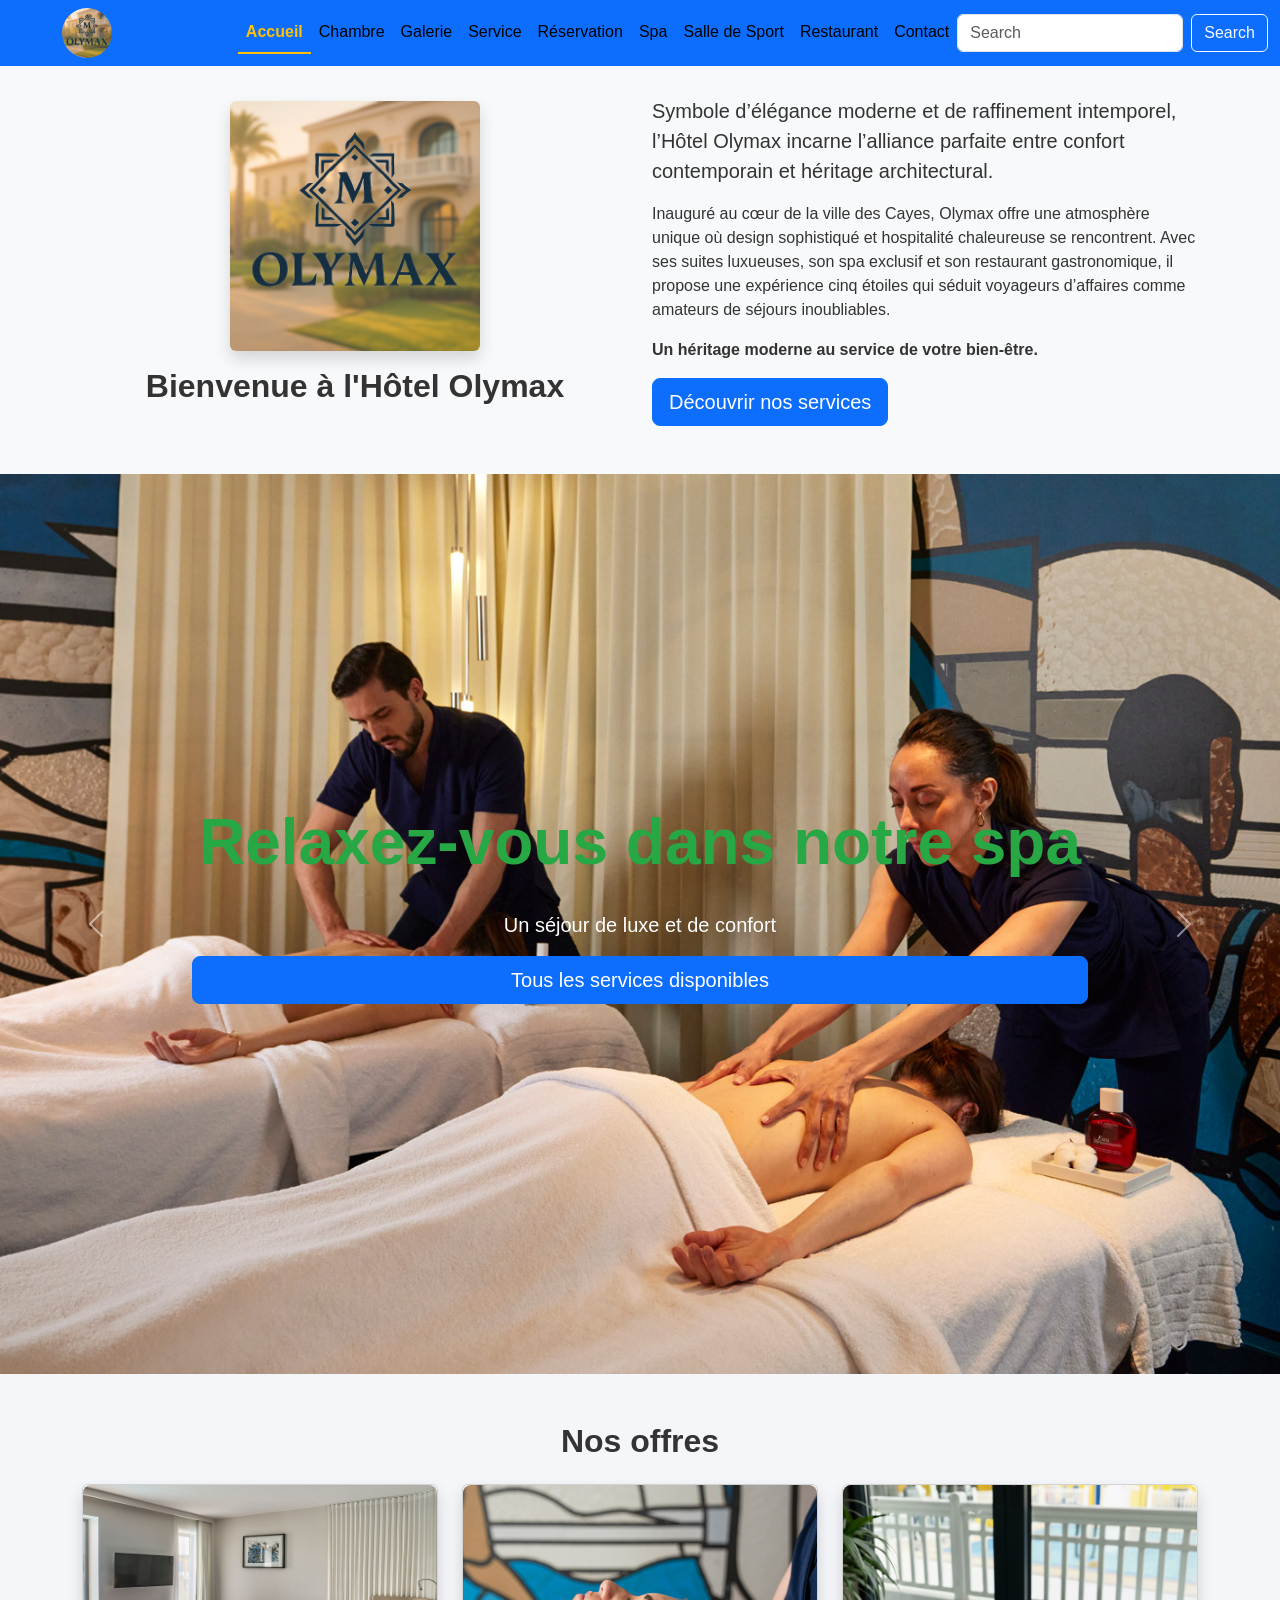
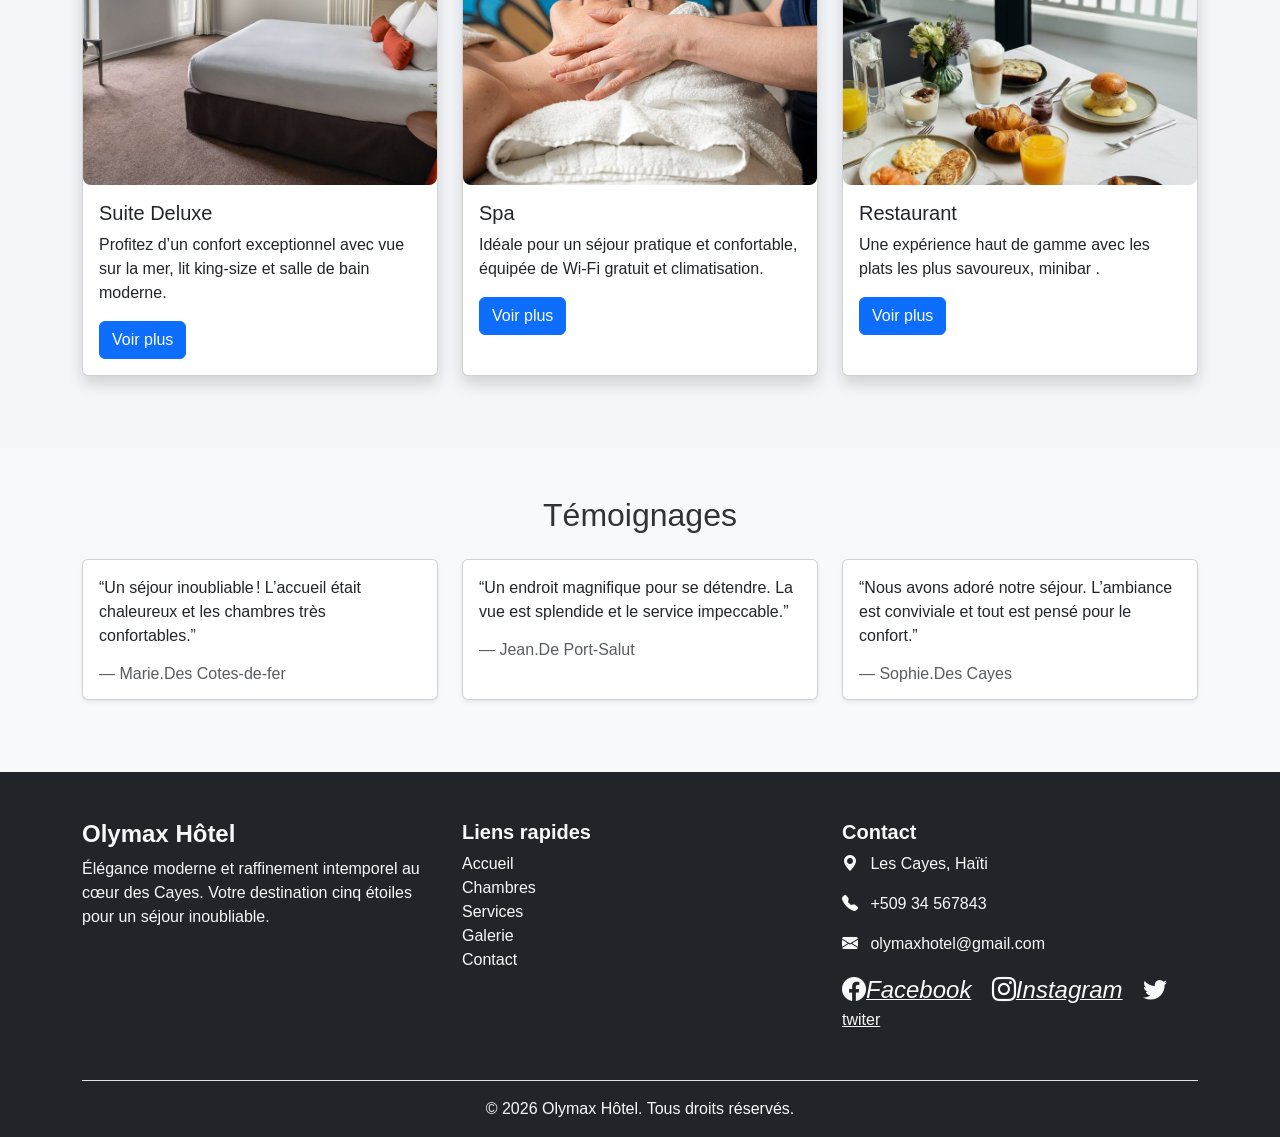
<file: index.html>
<!DOCTYPE html>
<html lang="en">

<head>
    <meta charset="UTF-8">
    <meta name="viewport" content="width=device-width, initial-scale=1.0">
    <link rel="stylesheet" href="css/bootstrap.min.css">
    <link rel="stylesheet" href="https://cdn.jsdelivr.net/npm/bootstrap-icons@1.11.3/font/bootstrap-icons.css">
    <link rel="stylesheet" href="css/max.css">
    <title>Olymax hotel</title>
    <link rel="icon" href="image/Logo complexe Olymax.png" type="image/x-icon">
</head>

<body  class="pt-5">

<nav class="navbar navbar-expand-lg bg-primary fixed-top">
  <div class="container-fluid">

<img src="image/Logo complexe Olymax.png" alt="logo Olymax" height="50px" width="50px">

    
    <button class="navbar-toggler" type="button" data-bs-toggle="collapse"
      data-bs-target="#navbarSupportedContent" aria-controls="navbarSupportedContent"
      aria-expanded="false" aria-label="Toggle navigation">
      <span class="navbar-toggler-icon"></span>
    </button>

    <div class="collapse navbar-collapse" id="navbarSupportedContent">
      <ul class="navbar-nav ms-auto mb-2 mb-lg-0">
        <li class="nav-item">
          <a class="nav-link active" aria-current="page" href="index.html">Accueil</a>
        </li>
        <li class="nav-item">
          <a class="nav-link" href="chambre.html">Chambre</a>
        </li>
        <li class="nav-item">
          <a class="nav-link" href="galerie.html">Galerie</a>
        </li>
        <li class="nav-item">
          <a class="nav-link" href="service.html">Service</a>
        </li>
        <li class="nav-item">
          <a class="nav-link" href="reservation.html">Réservation</a>
        </li>
        <li class="nav-item">
          <a class="nav-link" href="spa.html">Spa</a>
        </li>
        <li class="nav-item">
          <a class="nav-link" href="sport.html">Salle de Sport</a>
        </li>
        <li class="nav-item">
          <a class="nav-link" href="restaurant.html">Restaurant</a>
        </li>
        <li class="nav-item">
          <a class="nav-link" href="contact.html">Contact</a>
        </li>

      </ul>

      <form class="d-flex" role="search">
        <input class="form-control me-2" type="search" placeholder="Search" aria-label="Search">
        <button class="btn btn-outline-light" type="submit">Search</button>
      </form>
    </div>
  </div>
</nav>


    <main>

       <section class="py-5 bg-light" id="presentation" style="padding-top: 100px;">
  <div class="container">
    <div class="row align-items-center">
      
      <!-- Colonne gauche : image -->
      <div class="col-md-6 mb-4 mb-md-0 ">
        <figure class="text-center">
          <img src="image/Logo complexe Olymax.png" style="max-height: 250px;" class="img-fluid rounded shadow mb-3" alt="Logo de l'hôtel Olymax">
          <figcaption>
            <h2 class="fw-bold mb-3">Bienvenue à l'Hôtel Olymax</h2>
          </figcaption>
        </figure>
      </div>
      
      <!-- Colonne droite : texte -->
      <div class="col-md-6">
        <p class="lead">
          Symbole d’élégance moderne et de raffinement intemporel, l’Hôtel Olymax incarne
          l’alliance parfaite entre confort contemporain et héritage architectural.
        </p>
        <p>
          Inauguré au cœur de la ville des Cayes, Olymax offre une atmosphère unique où design sophistiqué
          et hospitalité chaleureuse se rencontrent. Avec ses suites luxueuses, son spa exclusif
          et son restaurant gastronomique, il propose une expérience cinq étoiles qui séduit
          voyageurs d’affaires comme amateurs de séjours inoubliables.
        </p>
        <p class="fw-semibold">
          Un héritage moderne au service de votre bien-être.
        </p>
        <a href="service.html" class="btn btn-primary btn-lg">Découvrir nos services</a>
      </div>
      
    </div>
  </div>
</section>
        <div id="carouselExampleAutoplaying" class="carousel slide carousel-fade" data-bs-ride="carousel" data-bs-interval="2000">
            <div class="carousel-inner">
                <div class="carousel-inner">
                    <div class="carousel-item active">
                        <img src="image/olymax.png" class="d-block w-100 vh-100 object-fit-cover" alt="grande vue">
                        <div class="carousel-caption d-flex flex-column justify-content-center h-100">
                            <h1 class="display-3 fw-bold">Bienvenue a Olymax</h1>
                           
                        </div>
                    </div>

                <div class="carousel-inner">
                    <div class="carousel-item active">
                        <img src="image/bloc-02.jpg" class="d-block w-100 vh-100 object-fit-cover" alt="grande vue">
                        <div class="carousel-caption d-flex flex-column justify-content-center h-100">
                            <h1 class="display-3 fw-bold">Relaxez-vous dans notre spa</h1>
                            <p class="lead">Un séjour de luxe et de confort</p>
                            <a href="spa.html" class="btn btn-primary btn-lg">Tous les services disponibles</a>
                        </div>
                    </div>

                    <div class="carousel-item">
                        <img src="image/HERO-PICTURE.jpg" class="d-block w-100 vh-100 object-fit-cover"
                            alt="Vue immersive">
                        <div class="carousel-caption d-flex flex-column justify-content-center h-100">
                            <h1 class="display-3 fw-bold">Découvrez nos suites premium</h1>
                            <p class="lead">Confort et élégance au rendez-vous</p>
                            <a href="chambres.html" class="btn btn-light btn-lg">Voir les chambres</a>
                        </div>
                    </div>
                    <div class="carousel-item">
                        <img src="image/jardinhiver_bloctea.jpg" class="d-block w-100 vh-100 object-fit-cover"
                            alt="Jardin d'hiver">
                        <div class="carousel-caption d-flex flex-column justify-content-center h-100">
                            <h1 class="display-3 fw-bold">Relaxez-vous avec de bon plat</h1>
                            <p class="lead">Un espace bien-être unique</p>
                            <a href="restaurant.html" class="btn btn-success btn-lg">Découvrir nos services</a>
                        </div>
                    </div>
                </div>

                <!-- Boutons de navigation -->
                <button class="carousel-control-prev" type="button" data-bs-target="#carouselExampleAutoplaying"
                    data-bs-slide="prev">
                    <span class="carousel-control-prev-icon" aria-hidden="true"></span>
                    <span class="visually-hidden">Précédent</span>
                </button>
                <button class="carousel-control-next" type="button" data-bs-target="#carouselExampleAutoplaying"
                    data-bs-slide="next">
                    <span class="carousel-control-next-icon" aria-hidden="true"></span>
                    <span class="visually-hidden">Suivant</span>
                </button>
            </div>





            <div class="container my-5" id="galerie">
                <h2 class="text-center fw-bold mb-4">Nos offres</h2>
                <div class="row gx-4">
                    <!-- Chambre  -->
                    <div class="col-md-4 mb-4">
                        <div class="card shadow h-100">
                            <img src="image/2B.jpg" class="card-img-top" alt="Suite Deluxe"
                            data-bs-toggle="modal" data-bs-target="#imgModal3">
                            <div class="card-body">
                                <h5 class="card-title">Suite Deluxe</h5>
                                <p class="card-text">
                                    Profitez d’un confort exceptionnel avec vue sur la mer, lit king-size et salle de
                                    bain moderne.
                                </p>
                                <a href="chambre.html" class="btn btn-primary">Voir plus</a>
                            </div>
                            <div class="modal fade" id="imgModal3" tabindex="-1">
                        <div class="modal-dialog modal-lg modal-dialog-centered">
                            <div class="modal-content">
                                <img src="image/2B.jpg" class="img-fluid" alt="Spa Olymax">
                            </div>
                        </div>
                    </div>
                        </div>
                    </div>

                    <!-- Spa -->
                    <div class="col-md-4 mb-4">
                        <div class="card shadow h-100">
                            <img src="image/bloc-01.jpg" class="card-img-top" alt="Chambre Standard"
                            data-bs-toggle="modal" data-bs-target="#imgModal2">
                            <div class="card-body">
                                <h5 class="card-title">Spa</h5>
                                <p class="card-text">
                                    Idéale pour un séjour pratique et confortable, équipée de Wi-Fi gratuit et
                                    climatisation.
                                </p>
                                <a href="spa.html" class="btn btn-primary">Voir plus</a>
                            </div>
                            <div class="modal fade" id="imgModal2" tabindex="-1">
                        <div class="modal-dialog modal-lg modal-dialog-centered">
                            <div class="modal-content">
                                <img src="image/bloc-01.jpg" class="img-fluid" alt="Spa Olymax">
                            </div>
                        </div>
                    </div>
                        </div>
                    </div>

                    <!-- Restaurant -->
                    <div class="col-md-4 mb-4">
                        <div class="card shadow h-100">
                            <img src="image/Blue-Sunday.jpg" class="card-img-top" alt="Suite Premium"
                            data-bs-toggle="modal" data-bs-target="#imgModal1">
                            <div class="card-body">
                                <h5 class="card-title">Restaurant</h5>
                                <p class="card-text">
                                    Une expérience haut de gamme avec les plats les plus savoureux, minibar .
                                </p>
                                <a href="restaurant.html" class="btn btn-primary">Voir plus</a>
                            </div>
                            <div class="modal fade" id="imgModal1" tabindex="-1">
                        <div class="modal-dialog modal-lg modal-dialog-centered">
                            <div class="modal-content">
                                <img src="image/Blue-Sunday.jpg" class="img-fluid" alt="Spa Olymax">
                            </div>
                        </div>
                    </div>
                        </div>
                    </div>
                </div>
            </div>
<section class="py-5 bg-light" class="Témoignage">
  <div class="container">
    <h2 class="text-center mb-4">Témoignages</h2>
    <div class="row">
      <!-- Témoignage 1 -->
      <div class="col-lg-4 col-md-6 col-sm-12 mb-4">
        <div class="card h-100 shadow-sm">
          <div class="card-body">
            <p class="card-text">
              “Un séjour inoubliable ! L’accueil était chaleureux et les chambres très confortables.”
            </p>
            <h6 class="card-subtitle text-muted mt-3">— Marie.Des Cotes-de-fer</h6>
          </div>
        </div>
      </div>
      <!-- Témoignage 2 -->
      <div class="col-lg-4 col-md-6 col-sm-12 mb-4">
        <div class="card h-100 shadow-sm">
          <div class="card-body">
            <p class="card-text">
              “Un endroit magnifique pour se détendre. La vue est splendide et le service impeccable.”
            </p>
            <h6 class="card-subtitle text-muted mt-3">— Jean.De Port-Salut</h6>
          </div>
        </div>
      </div>
      <!-- Témoignage 3 -->
      <div class="col-lg-4 col-md-6 col-sm-12 mb-4" >
        <div class="card h-100 shadow-sm">
          <div class="card-body">
            <p class="card-text">
              “Nous avons adoré notre séjour. L’ambiance est conviviale et tout est pensé pour le confort.”
            </p>
            <h6 class="card-subtitle text-muted mt-3">— Sophie.Des Cayes</h6>
          </div>
        </div>
      </div>
    </div>
  </div>
</section>
</section>
    </main>
</body>

<footer class="bg-dark text-light pt-5 pb-3">
  <div class="container">
    <div class="row">
      
      <!-- Colonne 1 : Branding -->
      <div class="col-md-4 mb-4">
        <h4 class="fw-bold">Olymax Hôtel</h4>
        <p>
          Élégance moderne et raffinement intemporel au cœur des Cayes.
          Votre destination cinq étoiles pour un séjour inoubliable.
        </p>
      </div>
      
      <!-- Colonne 2 : Liens rapides -->
      <div class="col-md-4 mb-4">
        <h5 class="fw-bold">Liens rapides</h5>
        <ul class="list-unstyled">
          <li><a href="index.html" class="text-light text-decoration-none">Accueil</a></li>
          <li><a href="chambre.html" class="text-light text-decoration-none">Chambres</a></li>
          <li><a href="service.html" class="text-light text-decoration-none">Services</a></li>
          <li><a href="galerie.html" class="text-light text-decoration-none">Galerie</a></li>
          <li><a href="contact.html" class="text-light text-decoration-none">Contact</a></li>
        </ul>
      </div>
      
      <!-- Colonne 3 : Contact -->
      <div class="col-md-4 mb-4">
        <h5 class="fw-bold">Contact</h5>
        <p><i class="bi bi-geo-alt-fill me-2"></i> Les Cayes, Haïti</p>
        <p><i class="bi bi-telephone-fill me-2"></i> +509 34 567843</p>
        <p><i class="bi bi-envelope-fill me-2"></i> olymaxhotel@gmail.com</p>

        
        <!-- Réseaux sociaux -->
        <div class="mt-3">
          <a href="#" class="text-light me-3"><i class="bi bi-facebook fs-4">Facebook</i></a>
          <a href="#" class="text-light me-3"><i class="bi bi-instagram fs-4">Instagram</i></a>
          <a href="#" class="text-light"><i class="bi bi-twitter fs-4"></i>twiter</a>
        </div>
      </div>
      
    </div>
    
    <!-- Ligne du bas -->
    <div class="text-center mt-4 border-top pt-3">
      <p class="mb-0">&copy; 2026 Olymax Hôtel. Tous droits réservés.</p>
    </div>
  </div>
</footer>
</footer>
<script src="js/bootstrap.bundle.min.js"></script>

</html>
</file>
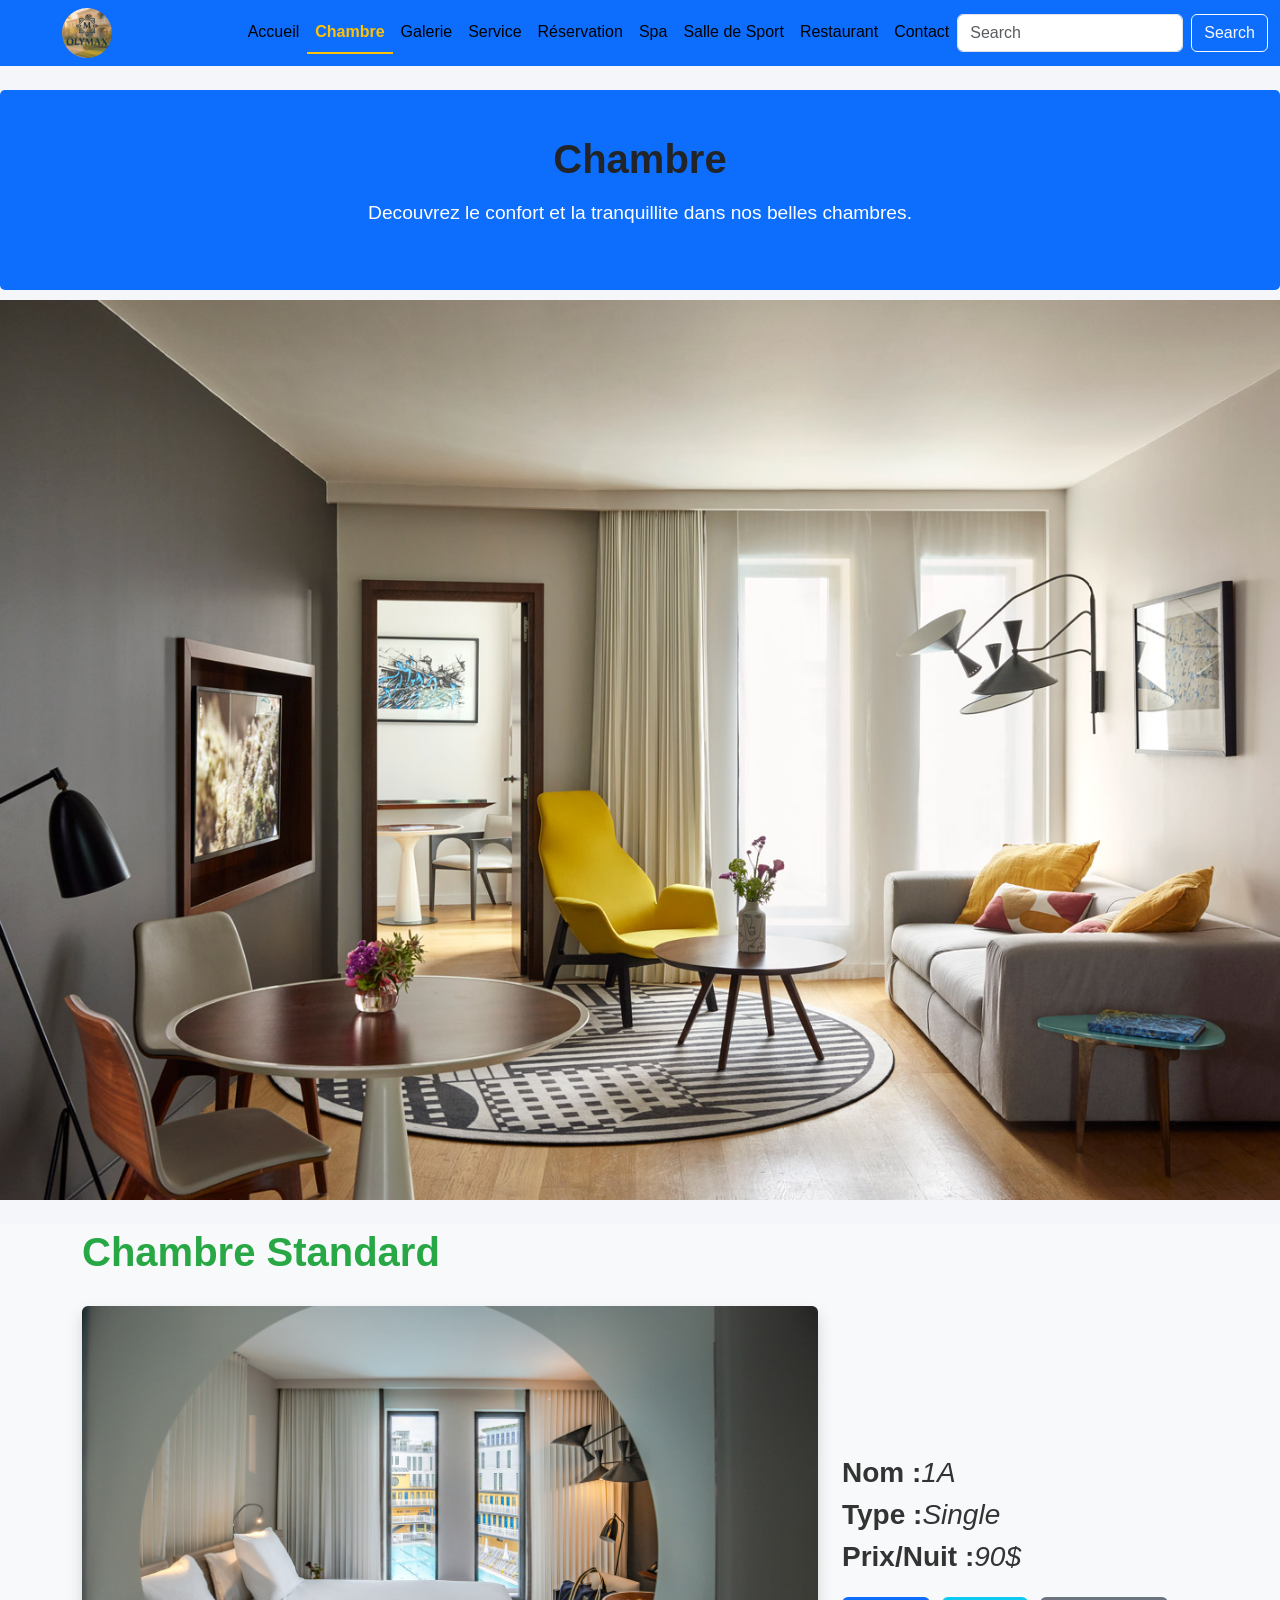
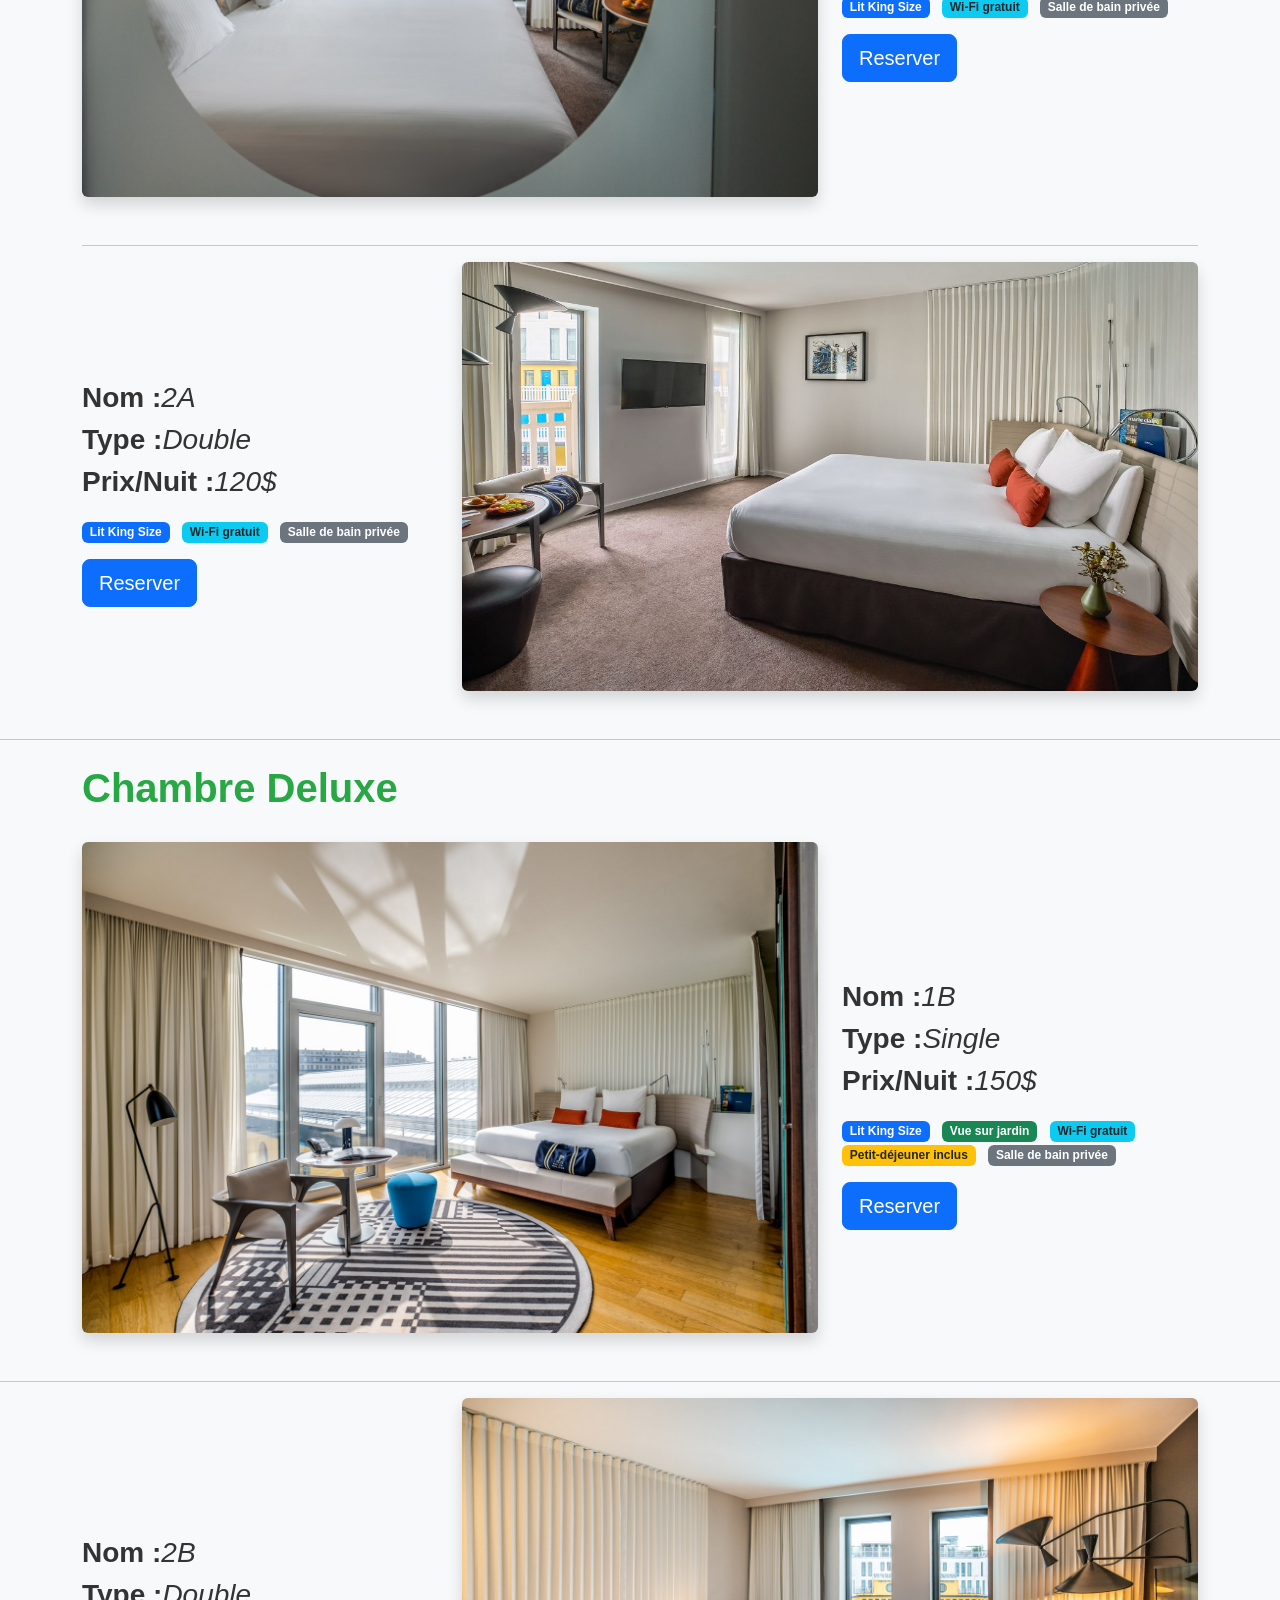
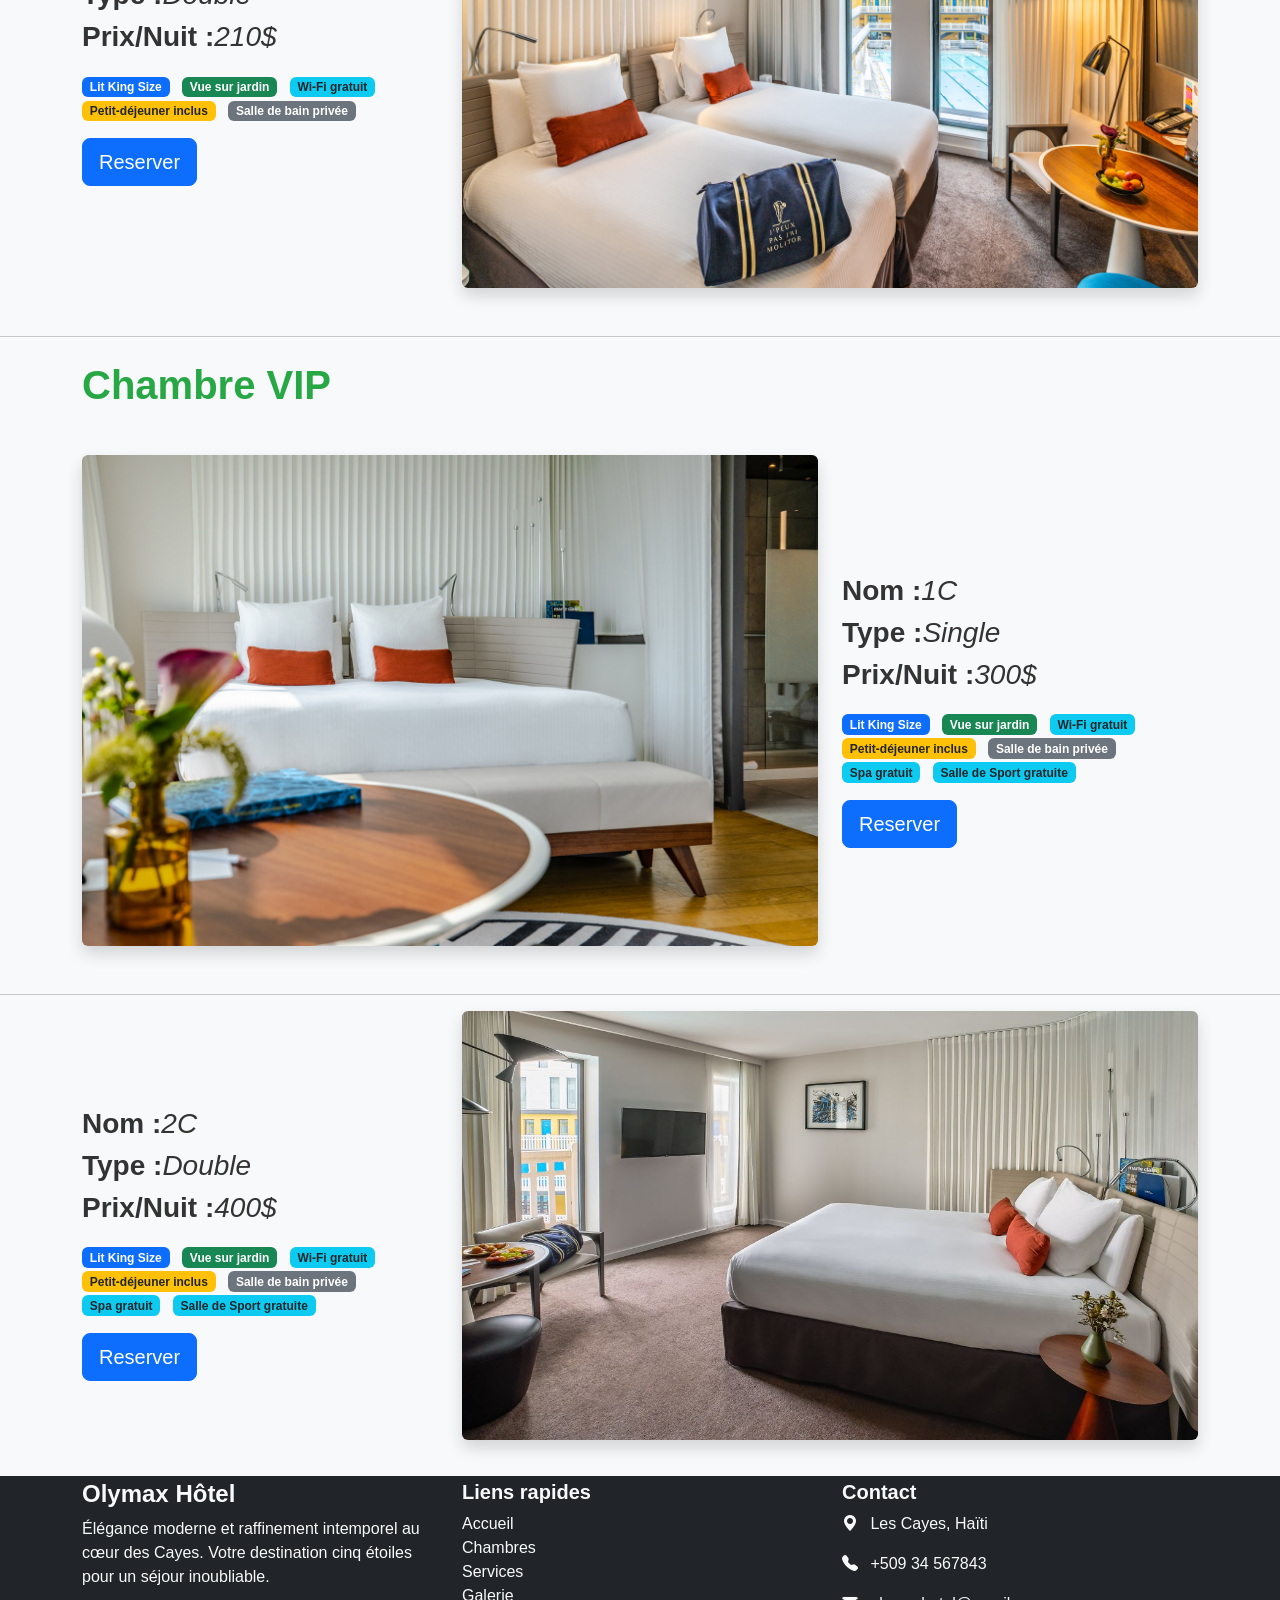
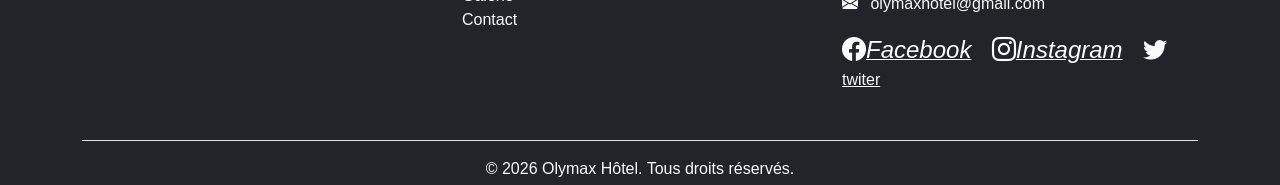
<file: chambre.html>
<!DOCTYPE html>
<html lang="en">

<head>
    <meta charset="UTF-8">
    <meta name="viewport" content="width=device-width, initial-scale=1.0">
    <link rel="stylesheet" href="css/bootstrap.min.css">
    <link rel="stylesheet" href="https://cdn.jsdelivr.net/npm/bootstrap-icons@1.11.3/font/bootstrap-icons.css">
    <link rel="stylesheet" href="css/max.css">
    <title>Olymax hotel</title>
    <link rel="icon" href="image/Logo complexe Olymax.png" type="image/x-icon">
</head>

<body>

    <nav class="navbar navbar-expand-lg bg-primary fixed-top">
        <div class="container-fluid">

            <img src="image/Logo complexe Olymax.png" alt="logo Olymax" height="50px" width="50px">

            <button class="navbar-toggler" type="button" data-bs-toggle="collapse"
                data-bs-target="#navbarSupportedContent" aria-controls="navbarSupportedContent" aria-expanded="false"
                aria-label="Toggle navigation">
                <span class="navbar-toggler-icon"></span>
            </button>

            <div class="collapse navbar-collapse" id="navbarSupportedContent">
                <ul class="navbar-nav ms-auto mb-2 mb-lg-0">
                    <li class="nav-item">
                        <a class="nav-link " aria-current="page" href="index.html">Accueil</a>
                    </li>
                    <li class="nav-item">
                        <a class="nav-link active " href="chambre.html">Chambre</a>
                    </li>
                    <li class="nav-item">
                        <a class="nav-link" href="galerie.html">Galerie</a>
                    </li>
                    <li class="nav-item">
                        <a class="nav-link" href="service.html">Service</a>
                    </li>
                    <li class="nav-item">
                        <a class="nav-link" href="reservation.html">Réservation</a>
                    </li>
                    <li class="nav-item">
                        <a class="nav-link" href="spa.html">Spa</a>
                    </li>
                    <li class="nav-item">
                        <a class="nav-link" href="sport.html">Salle de Sport</a>
                    </li>
                    <li class="nav-item">
                        <a class="nav-link" href="restaurant.html">Restaurant</a>
                    </li>
                    <li class="nav-item">
                        <a class="nav-link" href="contact.html">Contact</a>
                    </li>
                </ul>

                <form class="d-flex" role="search">
                    <input class="form-control me-2" type="search" placeholder="Search" aria-label="Search">
                    <button class="btn btn-outline-light" type="submit">Search</button>
                </form>
            </div>
        </div>
    </nav>

    <!-- <li class="nav-item dropdown">
          <a class="nav-link dropdown-toggle" href="chambre.html" role="button" data-bs-toggle="dropdown"
            aria-expanded="false">
            Chambre
          </a>
          <ul class="dropdown-menu">
            <li><a class="dropdown-item" href="#chambre-standard">Chambre Standard</a></li>
            <li><a class="dropdown-item" href="#chambre-deluxe">Chambre Deluxe</a></li>
            <li><a class="dropdown-item" href="#chambre-vip">Chambre VIP</a></li>
          </ul>
        </li>-->

    <main>
        <section class="page-banner bg-primary">
            <div class="banner-content">
                <h1>Chambre</h1>
                <p>Decouvrez le confort et la tranquillite dans nos belles chambres.</p>
            </div>
        </section>
        <div class="col-md-12 mb-4">
            <img src="image/6A.jpg" class="d-block w-100 vh-100 object-fit-cover" alt="grande vue">
            <div class="carousel-caption d-flex flex-column justify-content-center h-100">

            </div>
        </div>

        <section class="py-1 bg-light" id="chambre Standard" style="padding-top: 0px;" id="galerie">
            <div class="container">
                <div class="row align-items-center">
                    <h1><strong>Chambre Standard</strong></h1>
                    <!-- Colonne gauche : image -->
                    <div class="col-md-8 mb-4 mb-md-0 ">
                        <figure class="text-center">
                            <img src="image/1A.jpg" class="img-fluid rounded shadow mb-3" alt="chambre 1A"
                                data-bs-toggle="modal" data-bs-target="#imgModal1">
                        </figure>
                    </div>
                    <div class="modal fade" id="imgModal1" tabindex="-1">
                        <div class="modal-dialog modal-lg modal-dialog-centered">
                            <div class="modal-content">
                                <img src="image/1A.jpg" class="img-fluid" alt="Spa Olymax">
                            </div>
                        </div>
                    </div>
                    <!-- Colonne droite : texte -->
                    <div class="col-md-4 " class="max">
                        <ul class="list-unstyled fs-3">
                            <li><strong>Nom :</strong><em>1A</em></li>
                            <li><strong>Type :</strong><em>Single</em></li>
                            <li><strong>Prix/Nuit :</strong><em>90$</em></li>
                        </ul>
                        <div class="mb-3">
                            <span class="badge bg-primary me-2">Lit King Size</span>
                            <span class="badge bg-info text-dark me-2">Wi-Fi gratuit</span>
                            <span class="badge bg-secondary me-2">Salle de bain privée</span>
                        </div>
                        <a href="reservation.html" class="btn btn-primary btn-lg">Reserver</a>
                    </div>
                </div>
                    <hr>
                </div>

                <div class="container">
                    <div class="row align-items-center">
                        <!-- Colonne gauche : texte -->
                        <div class="col-md-4 " class="max">
                            <ul class="list-unstyled fs-3">
                                <li><strong>Nom :</strong><em>2A</em></li>
                                <li><strong>Type :</strong><em>Double</em></li>
                                <li><strong>Prix/Nuit :</strong><em>120$</em></li>
                            </ul>
                            <div class="mb-3">
                                <span class="badge bg-primary me-2">Lit King Size</span>
                                <span class="badge bg-info text-dark me-2">Wi-Fi gratuit</span>
                                <span class="badge bg-secondary me-2">Salle de bain privée</span>
                            </div>
                            <a href="reservation.html" class="btn btn-primary btn-lg">Reserver</a>
                            <br>
                        </div>
                        <!-- Colonne droite : image -->
                        <div class="col-md-8 mb-4 mb-md-0 ">
                            <figure class="text-center">
                                <img src="image/2B.jpg" class="img-fluid rounded shadow mb-3" alt="chambre 2A"
                                    data-bs-toggle="modal" data-bs-target="#imgModal2">
                            </figure>
                        </div>
                        <div class="modal fade" id="imgModal2" tabindex="-1">
                        <div class="modal-dialog modal-lg modal-dialog-centered">
                            <div class="modal-content">
                                <img src="image/2B.jpg" class="img-fluid" alt="Spa Olymax">
                            </div>
                        </div>
                    </div>
                    </div>
                </div>
            </div>
            <hr>

        </section>

        <section class="py-1 bg-light" id="chambre deluxe" style="padding-top: 0px;">
            <div class="container">
                <div class="row align-items-center">
                    <h1><strong>Chambre Deluxe</strong></h1>
                    <!-- Colonne gauche : image -->
                    <div class="col-md-8 mb-4 mb-md-0 ">
                        <figure class="text-center">
                            <img src="image/3A.jpg" class="img-fluid rounded shadow mb-3" alt="chambre 1A"
                            data-bs-toggle="modal" data-bs-target="#imgModal3">
                        </figure>
                    </div>
                    <div class="modal fade" id="imgModal3" tabindex="-1">
                        <div class="modal-dialog modal-lg modal-dialog-centered">
                            <div class="modal-content">
                                <img src="image/3A.jpg" class="img-fluid" alt="Spa Olymax">
                            </div>
                        </div>
                    </div>
                    <!-- Colonne droite : texte -->
                    <div class="col-md-4 " class="max">
                        <ul class="list-unstyled fs-3">
                            <li><strong>Nom :</strong><em>1B</em></li>
                            <li><strong>Type :</strong><em>Single</em></li>
                            <li><strong>Prix/Nuit :</strong><em>150$</em></li>
                        </ul>
                        <div class="mb-3">
                            <span class="badge bg-primary me-2">Lit King Size</span>
                            <span class="badge bg-success me-2">Vue sur jardin</span>
                            <span class="badge bg-info text-dark me-2">Wi-Fi gratuit</span>
                            <span class="badge bg-warning text-dark me-2">Petit-déjeuner inclus</span>
                            <span class="badge bg-secondary me-2">Salle de bain privée</span>
                        </div>
                        <a href="reservation.html" class="btn btn-primary btn-lg">Reserver</a>
                    </div>
                </div>
            </div>
            <hr>
            </div>
            <div class="container">
                <div class="row align-items-center">
                    <!-- Colonne gauche : texte -->
                    <div class="col-md-4 " class="max">
                        <ul class="list-unstyled fs-3">
                            <li><strong>Nom :</strong><em>2B</em></li>
                            <li><strong>Type :</strong><em>Double</em></li>
                            <li><strong>Prix/Nuit :</strong><em>210$</em></li>
                        </ul>
                        <div class="mb-3">
                            <span class="badge bg-primary me-2">Lit King Size</span>
                            <span class="badge bg-success me-2">Vue sur jardin</span>
                            <span class="badge bg-info text-dark me-2">Wi-Fi gratuit</span>
                            <span class="badge bg-warning text-dark me-2">Petit-déjeuner inclus</span>
                            <span class="badge bg-secondary me-2">Salle de bain privée</span>
                        </div>
                        <a href="reservation.html" class="btn btn-primary btn-lg">Reserver</a>
                        <br>
                    </div>
                    <!-- Colonne droite : image -->
                    <div class="col-md-8 mb-4 mb-md-0 ">
                        <figure class="text-center">
                            <img src="image/1B.jpg" class="img-fluid rounded shadow mb-3" alt="chambre 1A"
                            data-bs-toggle="modal" data-bs-target="#imgModal4">
                        </figure>
                    </div>
                    <div class="modal fade" id="imgModal4" tabindex="-1">
                        <div class="modal-dialog modal-lg modal-dialog-centered">
                            <div class="modal-content">
                                <img src="image/1B.jpg" class="img-fluid" alt="Spa Olymax">
                            </div>
                        </div>
                    </div>
                </div>
            </div>
            </div>
            <hr>
        </section>

        <section class="py-1 bg-light" id="chambre VIP" style="padding-top: 100px;">
            <div class="container">
                <div class="row align-items-center">
                    <h1><strong>Chambre VIP</strong></h1>
                    <!-- Colonne gauche : image -->
                    <div class="col-md-8 mb-4 mb-md-0 pt-3">
                        <figure class="text-center">
                            <img src="image/8B.jpg" class="img-fluid rounded shadow mb-3" alt="chambre 1A"
                            data-bs-toggle="modal" data-bs-target="#imgModal5">
                        </figure>
                    </div>
                    <div class="modal fade" id="imgModal5" tabindex="-1">
                        <div class="modal-dialog modal-lg modal-dialog-centered">
                            <div class="modal-content">
                                <img src="image/8B.jpg" class="img-fluid" alt="Spa Olymax">
                            </div>
                        </div>
                    </div>
                    <!-- Colonne droite : texte -->
                    <div class="col-md-4 " class="max">
                        <ul class="list-unstyled fs-3">
                            <li><strong>Nom :</strong><em>1C</em></li>
                            <li><strong>Type :</strong><em>Single</em></li>
                            <li><strong>Prix/Nuit :</strong><em>300$</em></li>
                        </ul>
                        <div class="mb-3">
                            <span class="badge bg-primary me-2">Lit King Size</span>
                            <span class="badge bg-success me-2">Vue sur jardin</span>
                            <span class="badge bg-info text-dark me-2">Wi-Fi gratuit</span>
                            <span class="badge bg-warning text-dark me-2">Petit-déjeuner inclus</span>
                            <span class="badge bg-secondary me-2">Salle de bain privée</span>
                            <span class="badge bg-info text-dark me-2">Spa gratuit</span>
                            <span class="badge bg-info text-dark me-2">Salle de Sport gratuite</span>
                        </div>
                        <a href="reservation.html" class="btn btn-primary btn-lg">Reserver</a>
                    </div>
                </div>
            </div>
            <hr>
            </div>
            <div class="container">
                <div class="row align-items-center">
                    <!-- Colonne gauche : texte -->
                    <div class="col-md-4 " class="max">
                        <ul class="list-unstyled fs-3">
                            <li><strong>Nom :</strong><em>2C</em></li>
                            <li><strong>Type :</strong><em>Double</em></li>
                            <li><strong>Prix/Nuit :</strong><em>400$</em></li>
                        </ul>
                        <div class="mb-3">
                            <span class="badge bg-primary me-2">Lit King Size</span>
                            <span class="badge bg-success me-2">Vue sur jardin</span>
                            <span class="badge bg-info text-dark me-2">Wi-Fi gratuit</span>
                            <span class="badge bg-warning text-dark me-2">Petit-déjeuner inclus</span>
                            <span class="badge bg-secondary me-2">Salle de bain privée</span>
                            <span class="badge bg-info text-dark me-2">Spa gratuit</span>
                            <span class="badge bg-info text-dark me-2">Salle de Sport gratuite</span>
                        </div>
                        <a href="reservation.html" class="btn btn-primary btn-lg">Reserver</a>
                        <br>
                    </div>
                    <!-- Colonne droite : image -->
                    <div class="col-md-8 mb-4 mb-md-0 ">
                        <figure class="text-center">
                            <img src="image/2B.jpg" class="img-fluid rounded shadow mb-3" alt="chambre 1A"
                            data-bs-toggle="modal" data-bs-target="#imgModal6">
                        </figure>
                        <div class="modal fade" id="imgModal6" tabindex="-1">
                        <div class="modal-dialog modal-lg modal-dialog-centered">
                            <div class="modal-content">
                                <img src="image/2B.jpg" class="img-fluid" alt="Spa Olymax">
                            </div>
                        </div>
                    </div>
                    </div>
                </div>
            </div>
            </div>

        </section>


    </main>
</body>

<footer class="bg-dark text-light pt-1 pb-1">
    <div class="container">
        <div class="row">

            <!-- Colonne 1 : Branding -->
            <div class="col-md-4 mb-4">
                <h4 class="fw-bold">Olymax Hôtel</h4>
                <p>
                    Élégance moderne et raffinement intemporel au cœur des Cayes.
                    Votre destination cinq étoiles pour un séjour inoubliable.
                </p>
            </div>

            <!-- Colonne 2 : Liens rapides -->
            <div class="col-md-4 mb-4">
                <h5 class="fw-bold">Liens rapides</h5>
                <ul class="list-unstyled">
                    <li><a href="index.html" class="text-light text-decoration-none">Accueil</a></li>
                    <li><a href="chambre.html" class="text-light text-decoration-none">Chambres</a></li>
                    <li><a href="service.html" class="text-light text-decoration-none">Services</a></li>
                    <li><a href="galerie.html" class="text-light text-decoration-none">Galerie</a></li>
                    <li><a href="contact.html" class="text-light text-decoration-none">Contact</a></li>
                </ul>
            </div>

            <!-- Colonne 3 : Contact -->
            <div class="col-md-4 mb-4">
                <h5 class="fw-bold">Contact</h5>
                <p><i class="bi bi-geo-alt-fill me-2"></i> Les Cayes, Haïti</p>
                <p><i class="bi bi-telephone-fill me-2"></i> +509 34 567843</p>
                <p><i class="bi bi-envelope-fill me-2"></i> olymaxhotel@gmail.com</p>


                <!-- Réseaux sociaux -->
                <div class="mt-3">
                    <a href="#" class="text-light me-3"><i class="bi bi-facebook fs-4">Facebook</i></a>
                    <a href="#" class="text-light me-3"><i class="bi bi-instagram fs-4">Instagram</i></a>
                    <a href="#" class="text-light"><i class="bi bi-twitter fs-4"></i>twiter</a>
                </div>
            </div>

        </div>

        <!-- Ligne du bas -->
        <div class="text-center mt-4 border-top pt-3">
            <p class="mb-0">&copy; 2026 Olymax Hôtel. Tous droits réservés.</p>
        </div>
    </div>
</footer>
<script src="js/bootstrap.bundle.min.js"></script>

</html>
</file>
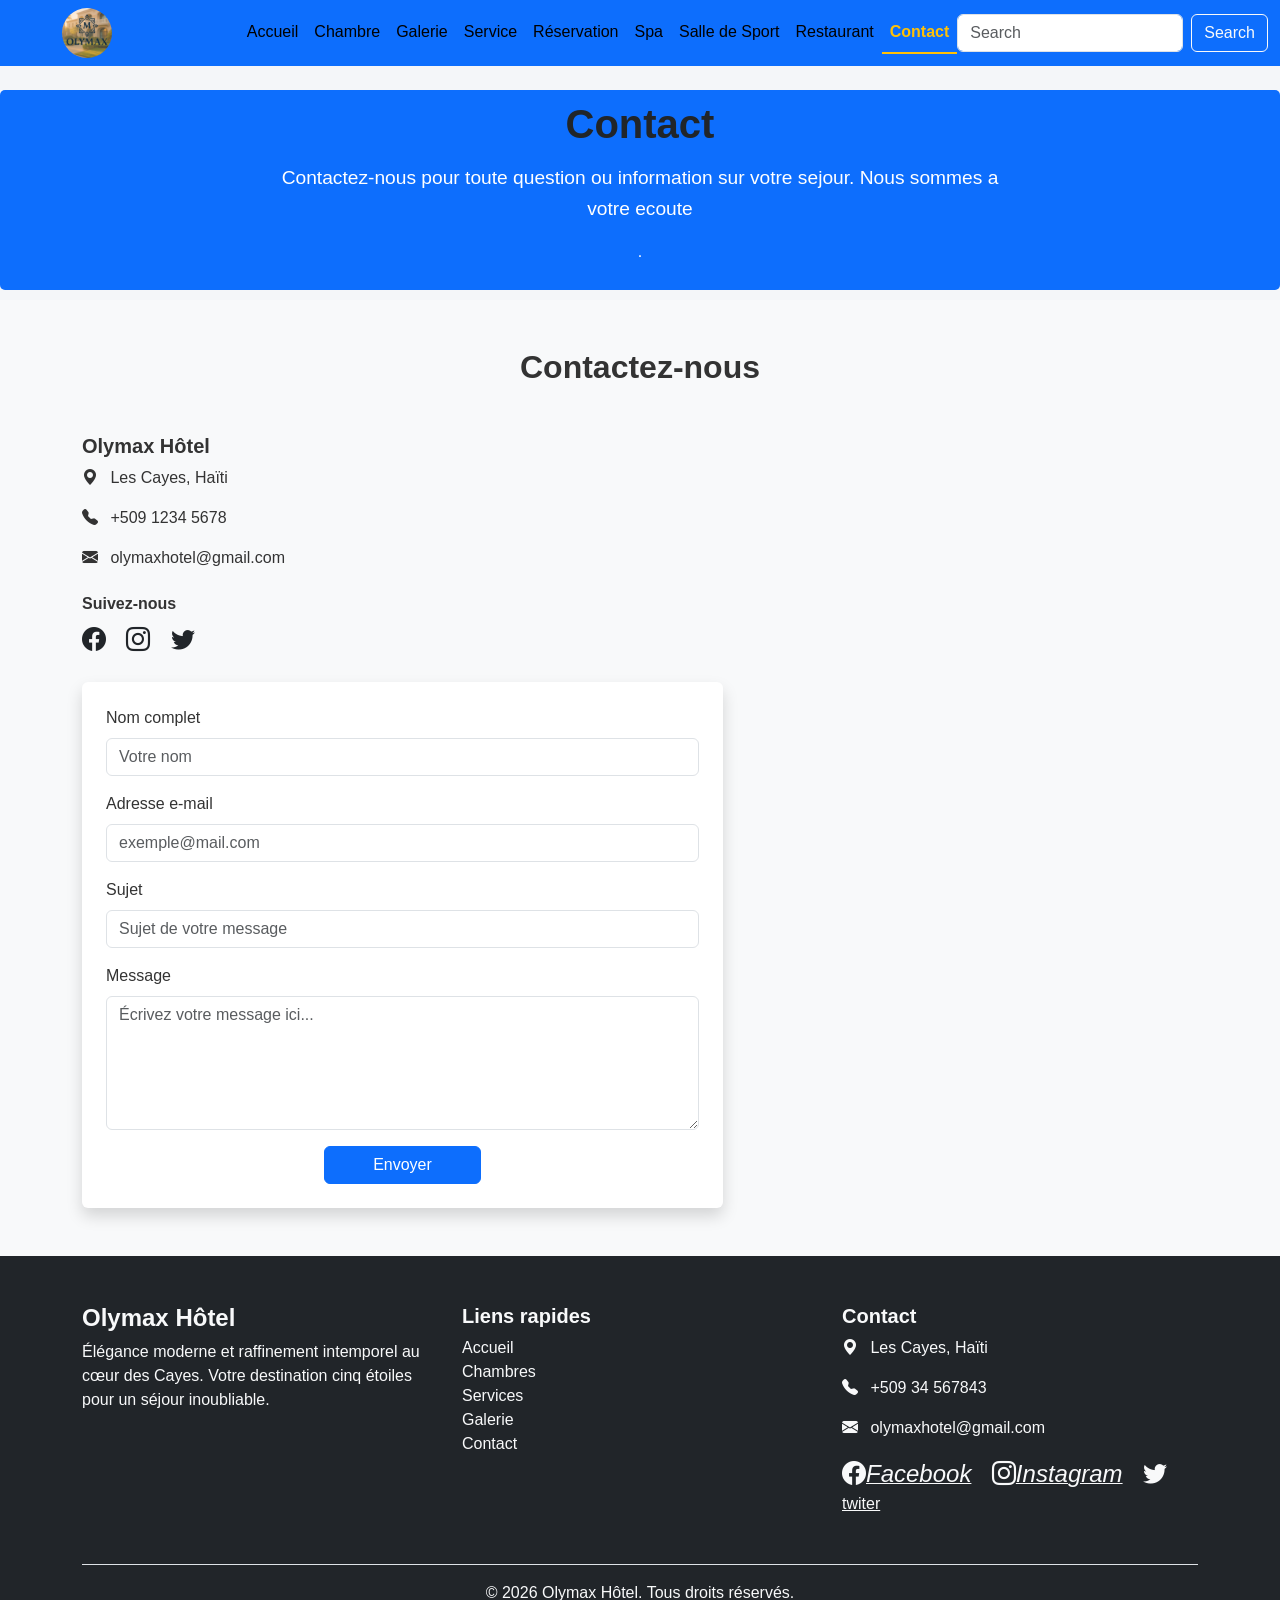
<file: contact.html>
<!DOCTYPE html>
<html lang="en">
<head>
    <meta charset="UTF-8">
    <meta name="viewport" content="width=device-width, initial-scale=1.0">
     <link rel="stylesheet" href="css/bootstrap.min.css">
     <link rel="stylesheet" href="https://cdn.jsdelivr.net/npm/bootstrap-icons@1.11.3/font/bootstrap-icons.css">
    <link rel="stylesheet" href="css/max.css">
    <title>Olymax hotel</title>
    <link rel="icon" href="image/Logo complexe Olymax.png" type="image/x-icon">
</head>
<body>
  <section class="page-banner">
            <div class="banner-content">
                <h1>Contact</h1>
                <p>Contactez-nous pour toute question ou information sur votre sejour. Nous sommes a votre ecoute</p>.</p>
            </div>
        </section>
    <nav class="navbar navbar-expand-lg bg-primary fixed-top">
  <div class="container-fluid">
<img  src="image/Logo complexe Olymax.png" alt="logo Olymax" height="50px" width="50px">

    
    <button class="navbar-toggler" type="button" data-bs-toggle="collapse"
      data-bs-target="#navbarSupportedContent" aria-controls="navbarSupportedContent"
      aria-expanded="false" aria-label="Toggle navigation">
      <span class="navbar-toggler-icon"></span>
    </button>

    <div class="collapse navbar-collapse" id="navbarSupportedContent">
      <ul class="navbar-nav ms-auto mb-2 mb-lg-0">
        <li class="nav-item">
          <a class="nav-link " aria-current="page" href="index.html">Accueil</a>
        </li>
        <li class="nav-item">
          <a class="nav-link" href="chambre.html">Chambre</a>
        </li>
        <li class="nav-item">
          <a class="nav-link" href="galerie.html">Galerie</a>
        </li>
        <li class="nav-item">
          <a class="nav-link" href="service.html">Service</a>
        </li>
        <li class="nav-item">
          <a class="nav-link" href="reservation.html">Réservation</a>
        </li>
        <li class="nav-item">
          <a class="nav-link" href="spa.html">Spa</a>
        </li>
        <li class="nav-item">
          <a class="nav-link" href="sport.html">Salle de Sport</a>
        </li>
        <li class="nav-item">
          <a class="nav-link" href="restaurant.html">Restaurant</a>
        </li>
        <li class="nav-item">
          <a class="nav-link active" href="contact.html">Contact</a>
        </li>
      </ul>

      <form class="d-flex" role="search">
        <input class="form-control me-2" type="search" placeholder="Search" aria-label="Search">
        <button class="btn btn-outline-light" type="submit">Search</button>
      </form>
    </div>
  </div>
</nav>
<main>
  <section class="py-5 bg-light" id="contact">
    <div class="container">
      <h2 class="fw-bold text-center mb-5">Contactez-nous</h2>
      <div class="row">
        
        <!-- Informations de contact -->
        <div class="col-lg-7 mb-4">
          <h5 class="fw-bold">Olymax Hôtel</h5>
          <p><i class="bi bi-geo-alt-fill me-2"></i> Les Cayes, Haïti</p>
          <p><i class="bi bi-telephone-fill me-2"></i> +509 1234 5678</p>
          <p><i class="bi bi-envelope-fill me-2"></i> olymaxhotel@gmail.com</p>
          
          <h6 class="fw-bold mt-4">Suivez-nous</h6>
          <a href="#" class="text-dark me-3"><i class="bi bi-facebook fs-4"></i></a>
          <a href="#" class="text-dark me-3"><i class="bi bi-instagram fs-4"></i></a>
          <a href="#" class="text-dark"><i class="bi bi-twitter fs-4"></i></a>
        </div>
        
        <!-- Formulaire de contact -->
        <div class="col-lg-7">
          <form class="p-4 bg-white shadow rounded">
            
            <!-- Nom -->
            <div class="mb-3">
              <label for="nom" class="form-label">Nom complet</label>
              <input type="text" class="form-control" id="nom" placeholder="Votre nom" required>
            </div>
            
            <!-- Email -->
            <div class="mb-3">
              <label for="email" class="form-label">Adresse e-mail</label>
              <input type="email" class="form-control" id="email" placeholder="exemple@mail.com" required>
            </div>
            
            <!-- Sujet -->
            <div class="mb-3">
              <label for="sujet" class="form-label">Sujet</label>
              <input type="text" class="form-control" id="sujet" placeholder="Sujet de votre message" required>
            </div>
            
            <!-- Message -->
            <div class="mb-3">
              <label for="message" class="form-label">Message</label>
              <textarea class="form-control" id="message" rows="5" placeholder="Écrivez votre message ici..." required></textarea>
            </div>
            
            <!-- Bouton -->
            <div class="text-center">
              <button type="submit" class="btn btn-primary px-5">Envoyer</button>
            </div>
            
          </form>
        </div>
        
      </div>
    </div>
  </section>
</main>
</body>
<footer class="bg-dark text-light pt-5 pb-3">
  <div class="container">
    <div class="row">
      
      <!-- Colonne 1 : Branding -->
      <div class="col-md-4 mb-4">
        <h4 class="fw-bold">Olymax Hôtel</h4>
        <p>
          Élégance moderne et raffinement intemporel au cœur des Cayes.
          Votre destination cinq étoiles pour un séjour inoubliable.
        </p>
      </div>
      
      <!-- Colonne 2 : Liens rapides -->
      <div class="col-md-4 mb-4">
        <h5 class="fw-bold">Liens rapides</h5>
        <ul class="list-unstyled">
          <li><a href="index.html" class="text-light text-decoration-none">Accueil</a></li>
          <li><a href="chambre.html" class="text-light text-decoration-none">Chambres</a></li>
          <li><a href="service.html" class="text-light text-decoration-none">Services</a></li>
          <li><a href="galerie.html" class="text-light text-decoration-none">Galerie</a></li>
          <li><a href="contact.html" class="text-light text-decoration-none">Contact</a></li>
        </ul>
      </div>
      
      <!-- Colonne 3 : Contact -->
      <div class="col-md-4 mb-4">
        <h5 class="fw-bold">Contact</h5>
        <p><i class="bi bi-geo-alt-fill me-2"></i> Les Cayes, Haïti</p>
        <p><i class="bi bi-telephone-fill me-2"></i> +509 34 567843</p>
        <p><i class="bi bi-envelope-fill me-2"></i> olymaxhotel@gmail.com</p>

        
        <!-- Réseaux sociaux -->
        <div class="mt-3">
          <a href="#" class="text-light me-3"><i class="bi bi-facebook fs-4">Facebook</i></a>
          <a href="#" class="text-light me-3"><i class="bi bi-instagram fs-4">Instagram</i></a>
          <a href="#" class="text-light"><i class="bi bi-twitter fs-4"></i>twiter</a>
        </div>
      </div>
      
    </div>
    
    <!-- Ligne du bas -->
    <div class="text-center mt-4 border-top pt-3">
      <p class="mb-0">&copy; 2026 Olymax Hôtel. Tous droits réservés.</p>
    </div>
  </div>
</footer>
<script src="js/bootstrap.bundle.min.js"></script>

</html>
</file>
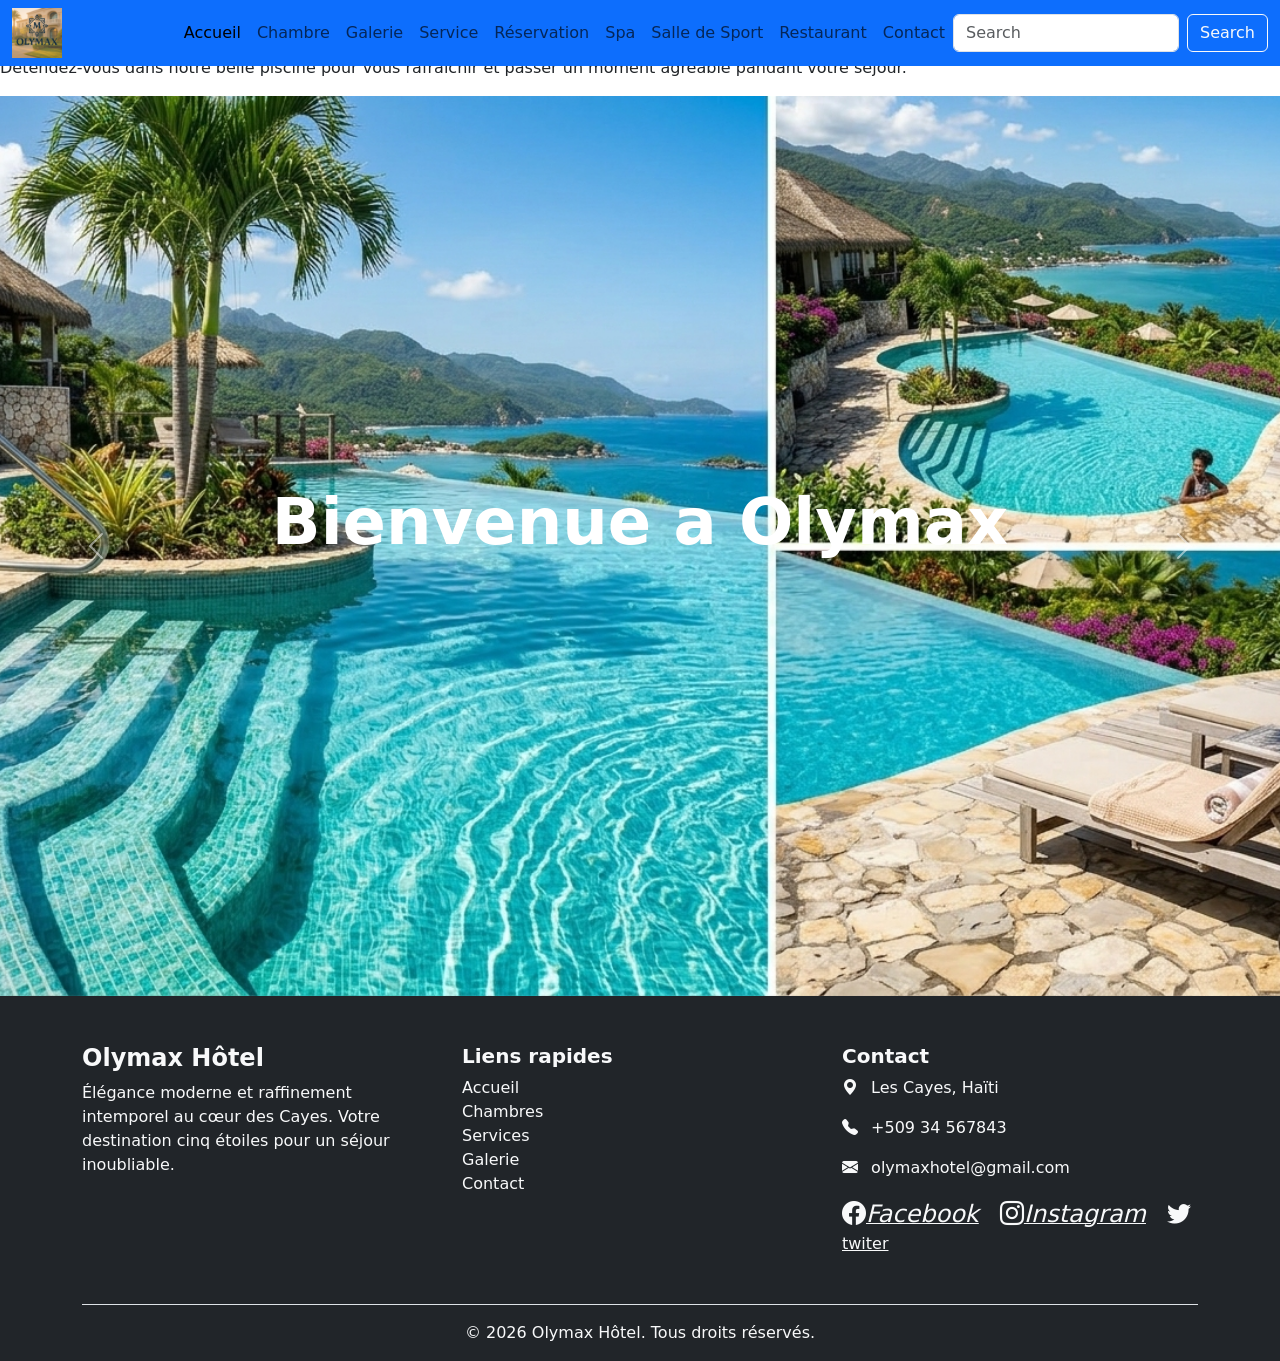
<file: piscine.html>
<!DOCTYPE html>
<html lang="en">
<head>
    <meta charset="UTF-8">
    <meta name="viewport" content="width=device-width, initial-scale=1.0">
    <link rel="stylesheet" href="css/bootstrap.min.css">
    <link rel="stylesheet" href="https://cdn.jsdelivr.net/npm/bootstrap-icons@1.11.3/font/bootstrap-icons.css">

    <title>Olymax hotel</title>
    <link rel="icon" href="image/Logo complexe Olymax.png" type="image/x-icon">
</head>
<body>
  <section class="page-banner">
            <div class="banner-content">
                <h1>Piscine</h1>
                <p>Detendez-vous dans notre belle piscine pour vous rafraichir et passer un moment agreable pandant votre sejour.</p>
            </div>
        </section>
   <nav class="navbar navbar-expand-lg bg-primary fixed-top">
  <div class="container-fluid">

    

    <img src="image/Logo complexe Olymax.png" alt="logo Olymax" height="50px" width="50px">

    <button class="navbar-toggler" type="button" data-bs-toggle="collapse"
      data-bs-target="#navbarSupportedContent" aria-controls="navbarSupportedContent"
      aria-expanded="false" aria-label="Toggle navigation">
      <span class="navbar-toggler-icon"></span>
    </button>

    <div class="collapse navbar-collapse" id="navbarSupportedContent">
      <ul class="navbar-nav ms-auto mb-2 mb-lg-0">
        <li class="nav-item">
          <a class="nav-link active" aria-current="page" href="index.html">Accueil</a>
        </li>
        <li class="nav-item">
          <a class="nav-link" href="chambre.html">Chambre</a>
        </li>
        <li class="nav-item">
          <a class="nav-link" href="galerie.html">Galerie</a>
        </li>
        <li class="nav-item">
          <a class="nav-link" href="service.html">Service</a>
        </li>
        <li class="nav-item">
          <a class="nav-link" href="reservation.html">Réservation</a>
        </li>
        <li class="nav-item">
          <a class="nav-link" href="spa.html">Spa</a>
        </li>
        <li class="nav-item">
          <a class="nav-link" href="sport.html">Salle de Sport</a>
        </li>
        <li class="nav-item">
          <a class="nav-link" href="restaurant.html">Restaurant</a>
        </li>
        <li class="nav-item">
          <a class="nav-link" href="contact.html">Contact</a>
        </li>
      </ul>

      <form class="d-flex" role="search">
        <input class="form-control me-2" type="search" placeholder="Search" aria-label="Search">
        <button class="btn btn-outline-light" type="submit">Search</button>
      </form>
    </div>
  </div>
</nav>
<main>
</section>
<div id="carouselExampleAutoplaying" class="carousel slide carousel-fade" data-bs-ride="carousel"
  data-bs-interval="1500">
  <div class="carousel-inner">
    <div class="carousel-inner">
      <div class="carousel-item active">
        <img src="image/1773155466828.png" class="d-block w-100 vh-100 object-fit-cover" alt="grande vue du piscine">
        <div class="carousel-caption d-flex flex-column justify-content-center h-100">
          <h1 class="display-3 fw-bold">Bienvenue a Olymax</h1>

        </div>
      </div>

      <div class="carousel-inner">
        <div class="carousel-item active">
          <img src="image/1773155474848.png" class="d-block w-100 vh-100 object-fit-cover" alt="vue avant du piscine">
          <div class="carousel-caption d-flex flex-column justify-content-center h-100">
          <h1 class="display-3 fw-bold">Bienvenue a Olymax</h1>

        </div>
        </div>

        <div class="carousel-item">
          <img src="image/1773155568344.png" class="d-block w-100 vh-100 object-fit-cover" alt="Vue immersive">
<div class="carousel-caption d-flex flex-column justify-content-center h-100">
          <h1 class="display-3 fw-bold">Bienvenue a Olymax</h1>

        </div>
        </div>
      </div>
       <!-- Boutons de navigation -->
                <button class="carousel-control-prev" type="button" data-bs-target="#carouselExampleAutoplaying"
                    data-bs-slide="prev">
                    <span class="carousel-control-prev-icon" aria-hidden="true"></span>
                    <span class="visually-hidden">Précédent</span>
                </button>
                <button class="carousel-control-next" type="button" data-bs-target="#carouselExampleAutoplaying"
                    data-bs-slide="next">
                    <span class="carousel-control-next-icon" aria-hidden="true"></span>
                    <span class="visually-hidden">Suivant</span>
                </button>
    </div>
  </div>
</div>
</section>
</main>
    
</body>

<footer class="bg-dark text-light pt-5 pb-3">
  <div class="container">
    <div class="row">
      
      <!-- Colonne 1 : Branding -->
      <div class="col-md-4 mb-4">
        <h4 class="fw-bold">Olymax Hôtel</h4>
        <p>
          Élégance moderne et raffinement intemporel au cœur des Cayes.
          Votre destination cinq étoiles pour un séjour inoubliable.
        </p>
      </div>
      
      <!-- Colonne 2 : Liens rapides -->
      <div class="col-md-4 mb-4">
        <h5 class="fw-bold">Liens rapides</h5>
        <ul class="list-unstyled">
          <li><a href="index.html" class="text-light text-decoration-none">Accueil</a></li>
          <li><a href="chambre.html" class="text-light text-decoration-none">Chambres</a></li>
          <li><a href="service.html" class="text-light text-decoration-none">Services</a></li>
          <li><a href="galerie.html" class="text-light text-decoration-none">Galerie</a></li>
          <li><a href="contact.html" class="text-light text-decoration-none">Contact</a></li>
        </ul>
      </div>
      
      <!-- Colonne 3 : Contact -->
      <div class="col-md-4 mb-4">
        <h5 class="fw-bold">Contact</h5>
        <p><i class="bi bi-geo-alt-fill me-2"></i> Les Cayes, Haïti</p>
        <p><i class="bi bi-telephone-fill me-2"></i> +509 34 567843</p>
        <p><i class="bi bi-envelope-fill me-2"></i> olymaxhotel@gmail.com</p>

        
        <!-- Réseaux sociaux -->
        <div class="mt-3">
          <a href="#" class="text-light me-3"><i class="bi bi-facebook fs-4">Facebook</i></a>
          <a href="#" class="text-light me-3"><i class="bi bi-instagram fs-4">Instagram</i></a>
          <a href="#" class="text-light"><i class="bi bi-twitter fs-4"></i>twiter</a>
        </div>
      </div>
      
    </div>
    
    <!-- Ligne du bas -->
    <div class="text-center mt-4 border-top pt-3">
      <p class="mb-0">&copy; 2026 Olymax Hôtel. Tous droits réservés.</p>
    </div>
  </div>
</footer>
<script src="js/bootstrap.bundle.min.js"></script>

</html>
</file>
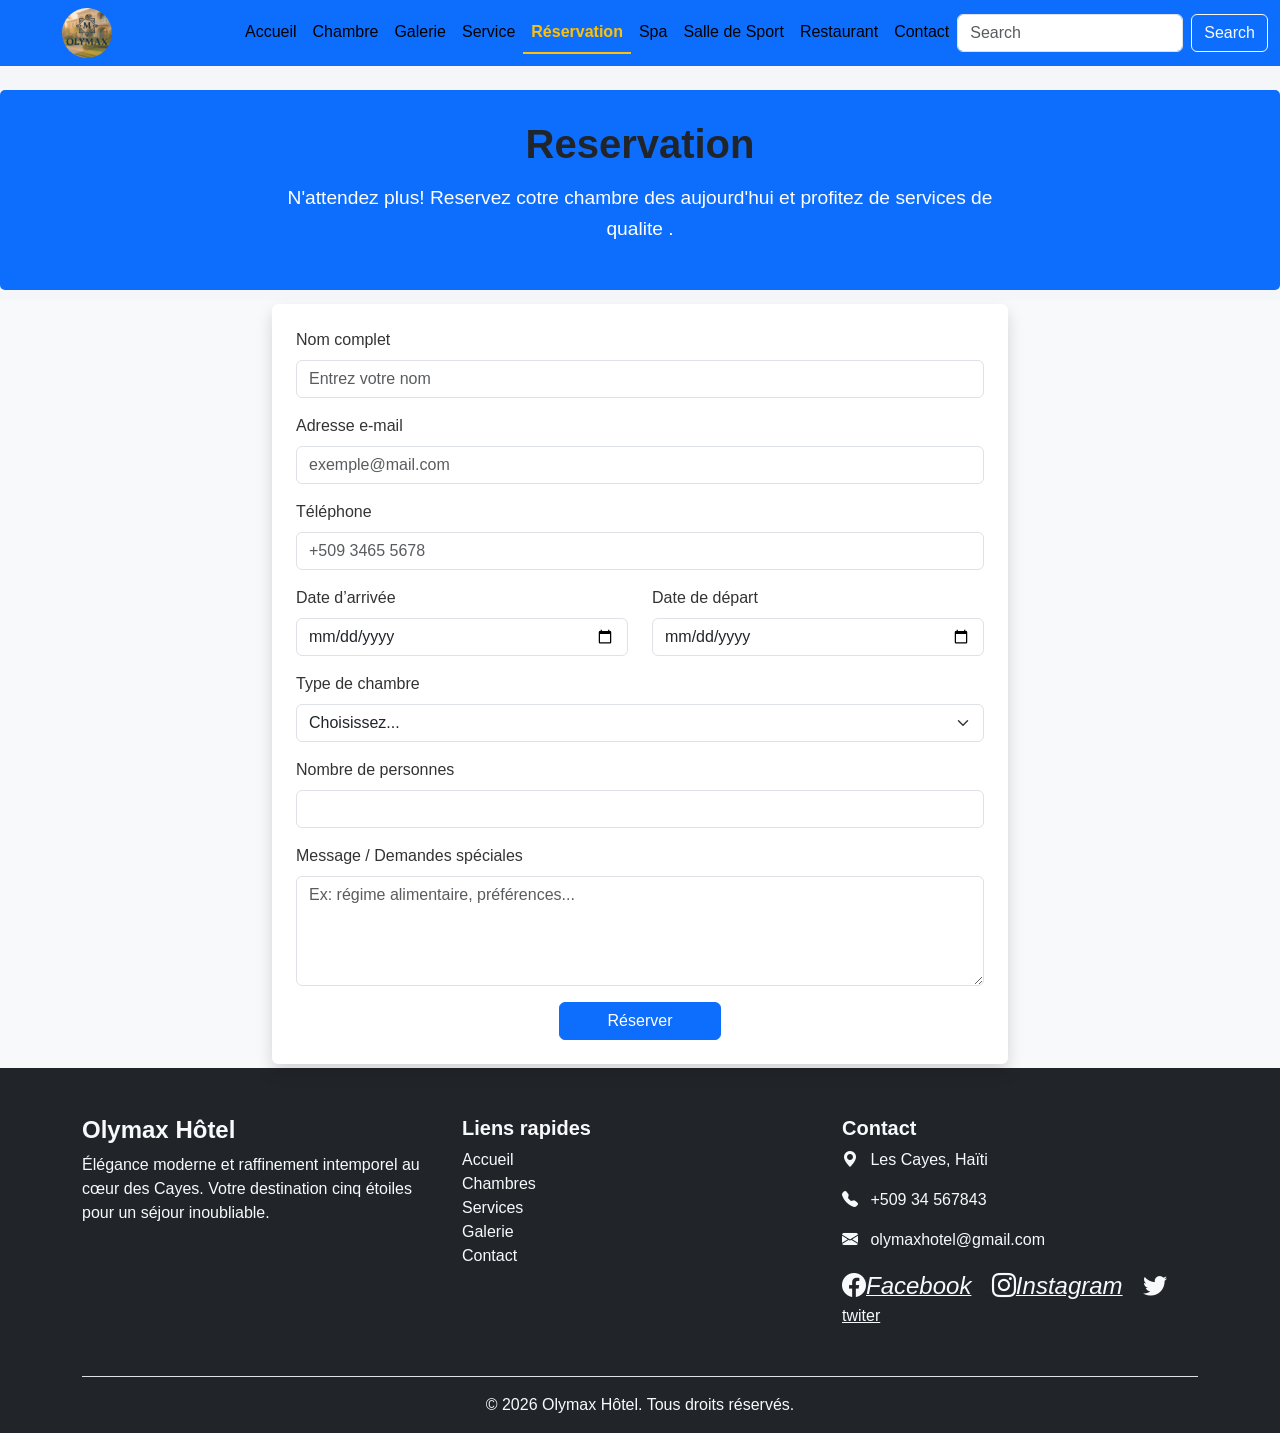
<file: reservation.html>
<!DOCTYPE html>
<html lang="en">
<head>
    <meta charset="UTF-8">
    <meta name="viewport" content="width=device-width, initial-scale=1.0">
     <link rel="stylesheet" href="css/bootstrap.min.css">
     <link rel="stylesheet" href="https://cdn.jsdelivr.net/npm/bootstrap-icons@1.11.3/font/bootstrap-icons.css">
    <link rel="stylesheet" href="css/max.css">
    <title>Olymax hotel</title>
    <link rel="icon" href="image/Logo complexe Olymax.png" type="image/x-icon">
</head>
<body>
   <section class="page-banner">
            <div class="banner-content">
                <h1>Reservation</h1>
                <p>N'attendez plus! Reservez cotre chambre des aujourd'hui et profitez de services de qualite .</p>
            </div>
        </section> 
   <nav class="navbar navbar-expand-lg bg-primary fixed-top">
  <div class="container-fluid">

    

    <img src="image/Logo complexe Olymax.png" alt="logo Olymax" height="50px" width="50px">

    <button class="navbar-toggler" type="button" data-bs-toggle="collapse"
      data-bs-target="#navbarSupportedContent" aria-controls="navbarSupportedContent"
      aria-expanded="false" aria-label="Toggle navigation">
      <span class="navbar-toggler-icon"></span>
    </button>

    <div class="collapse navbar-collapse" id="navbarSupportedContent">
      <ul class="navbar-nav ms-auto mb-2 mb-lg-0">
        <li class="nav-item">
          <a class="nav-link " aria-current="page" href="index.html">Accueil</a>
        </li>
        <li class="nav-item">
          <a class="nav-link" href="chambre.html">Chambre</a>
        </li>
        <li class="nav-item">
          <a class="nav-link" href="galerie.html">Galerie</a>
        </li>
        <li class="nav-item">
          <a class="nav-link" href="service.html">Service</a>
        </li>
        <li class="nav-item">
          <a class="nav-link active" href="reservation.html">Réservation</a>
        </li>
        <li class="nav-item">
          <a class="nav-link" href="spa.html">Spa</a>
        </li>
        <li class="nav-item">
          <a class="nav-link" href="sport.html">Salle de Sport</a>
        </li>
        <li class="nav-item">
          <a class="nav-link" href="restaurant.html">Restaurant</a>
        </li>
        <li class="nav-item">
          <a class="nav-link" href="contact.html">Contact</a>
        </li>
      </ul>

      <form class="d-flex" role="search">
        <input class="form-control me-2" type="search" placeholder="Search" aria-label="Search">
        <button class="btn btn-outline-light" type="submit">Search</button>
      </form>
    </div>
  </div>
</nav>
<main>
    <main>
  <section class="py-1 bg-light" id="reservation">
    <div class="container">
      
      <div class="row justify-content-center">
        <div class="col-lg-8">

          <form class="p-4 bg-white shadow rounded">
            
            <!-- Nom -->
            <div class="mb-3">
              <label for="nom" class="form-label">Nom complet</label>
              <input type="text" class="form-control" id="nom" placeholder="Entrez votre nom" required>
            </div>

            <!-- Email -->
            <div class="mb-3">
              <label for="email" class="form-label">Adresse e-mail</label>
              <input type="email" class="form-control" id="email" placeholder="exemple@mail.com" required>
            </div>

            <!-- Téléphone -->
            <div class="mb-3">
              <label for="telephone" class="form-label">Téléphone</label>
              <input type="tel" class="form-control" id="telephone" placeholder="+509 3465 5678" required>
            </div>

            <!-- Dates -->
            <div class="row">
              <div class="col-md-6 mb-3">
                <label for="dateArrivee" class="form-label">Date d’arrivée</label>
                <input type="date" class="form-control" id="dateArrivee" required>
              </div>
              <div class="col-md-6 mb-3">
                <label for="dateDepart" class="form-label">Date de départ</label>
                <input type="date" class="form-control" id="dateDepart" required>
              </div>
            </div>

            <!-- Type de chambre -->
            <div class="mb-3">
              <label for="chambre" class="form-label">Type de chambre</label>
              <select class="form-select" id="chambre" required>
                <option value="">Choisissez...</option>
                <option value="standard">Chambre Standard</option>
                <option value="deluxe">Chambre Deluxe</option>
                <option value="suite">Suite Prestige</option>
              </select>
            </div>

            <!-- Nombre de personnes -->
            <div class="mb-3">
              <label for="personnes" class="form-label">Nombre de personnes</label>
              <input type="number" class="form-control" id="personnes" min="1" max="6" required>
            </div>

            <!-- Message -->
            <div class="mb-3">
              <label for="message" class="form-label">Message / Demandes spéciales</label>
              <textarea class="form-control" id="message" rows="4" placeholder="Ex: régime alimentaire, préférences..."></textarea>
            </div>

            <!-- Bouton -->
            <div class="text-center">
              <button type="submit" class="btn btn-primary px-5">Réserver</button>
            </div>

          </form>

        </div>
      </div>
    </div>
  </section>
</main>
</main>
</body>

<footer class="bg-dark text-light pt-5 pb-3">
  <div class="container">
    <div class="row">
      
      <!-- Colonne 1 : Branding -->
      <div class="col-md-4 mb-4">
        <h4 class="fw-bold">Olymax Hôtel</h4>
        <p>
          Élégance moderne et raffinement intemporel au cœur des Cayes.
          Votre destination cinq étoiles pour un séjour inoubliable.
        </p>
      </div>
      
      <!-- Colonne 2 : Liens rapides -->
      <div class="col-md-4 mb-4">
        <h5 class="fw-bold">Liens rapides</h5>
        <ul class="list-unstyled">
          <li><a href="index.html" class="text-light text-decoration-none">Accueil</a></li>
          <li><a href="chambre.html" class="text-light text-decoration-none">Chambres</a></li>
          <li><a href="service.html" class="text-light text-decoration-none">Services</a></li>
          <li><a href="galerie.html" class="text-light text-decoration-none">Galerie</a></li>
          <li><a href="contact.html" class="text-light text-decoration-none">Contact</a></li>
        </ul>
      </div>
      
      <!-- Colonne 3 : Contact -->
      <div class="col-md-4 mb-4">
        <h5 class="fw-bold">Contact</h5>
        <p><i class="bi bi-geo-alt-fill me-2"></i> Les Cayes, Haïti</p>
        <p><i class="bi bi-telephone-fill me-2"></i> +509 34 567843</p>
        <p><i class="bi bi-envelope-fill me-2"></i> olymaxhotel@gmail.com</p>

        
        <!-- Réseaux sociaux -->
        <div class="mt-3">
          <a href="#" class="text-light me-3"><i class="bi bi-facebook fs-4">Facebook</i></a>
          <a href="#" class="text-light me-3"><i class="bi bi-instagram fs-4">Instagram</i></a>
          <a href="#" class="text-light"><i class="bi bi-twitter fs-4"></i>twiter</a>
        </div>
      </div>
      
    </div>
    
    <!-- Ligne du bas -->
    <div class="text-center mt-4 border-top pt-3">
      <p class="mb-0">&copy; 2026 Olymax Hôtel. Tous droits réservés.</p>
    </div>
  </div>
</footer>
<script src="js/bootstrap.bundle.min.js"></script>

</html>
</file>
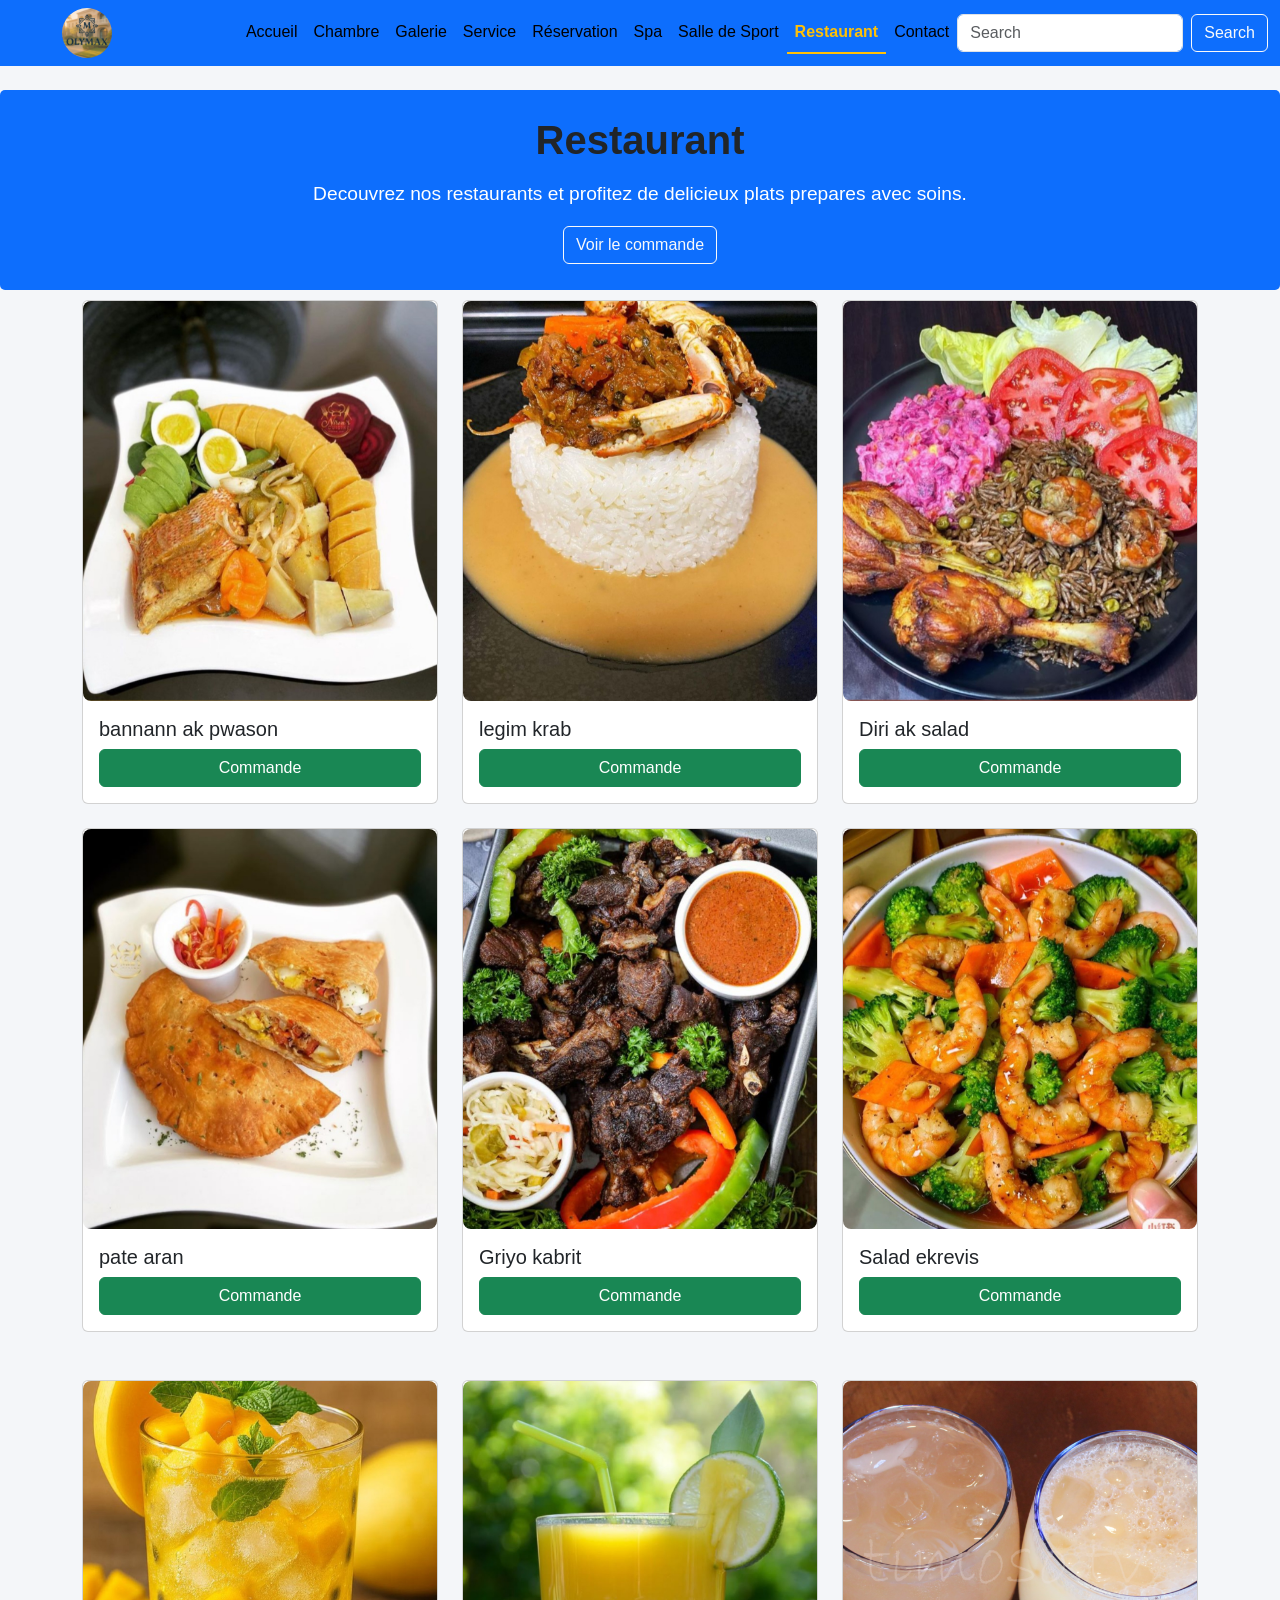
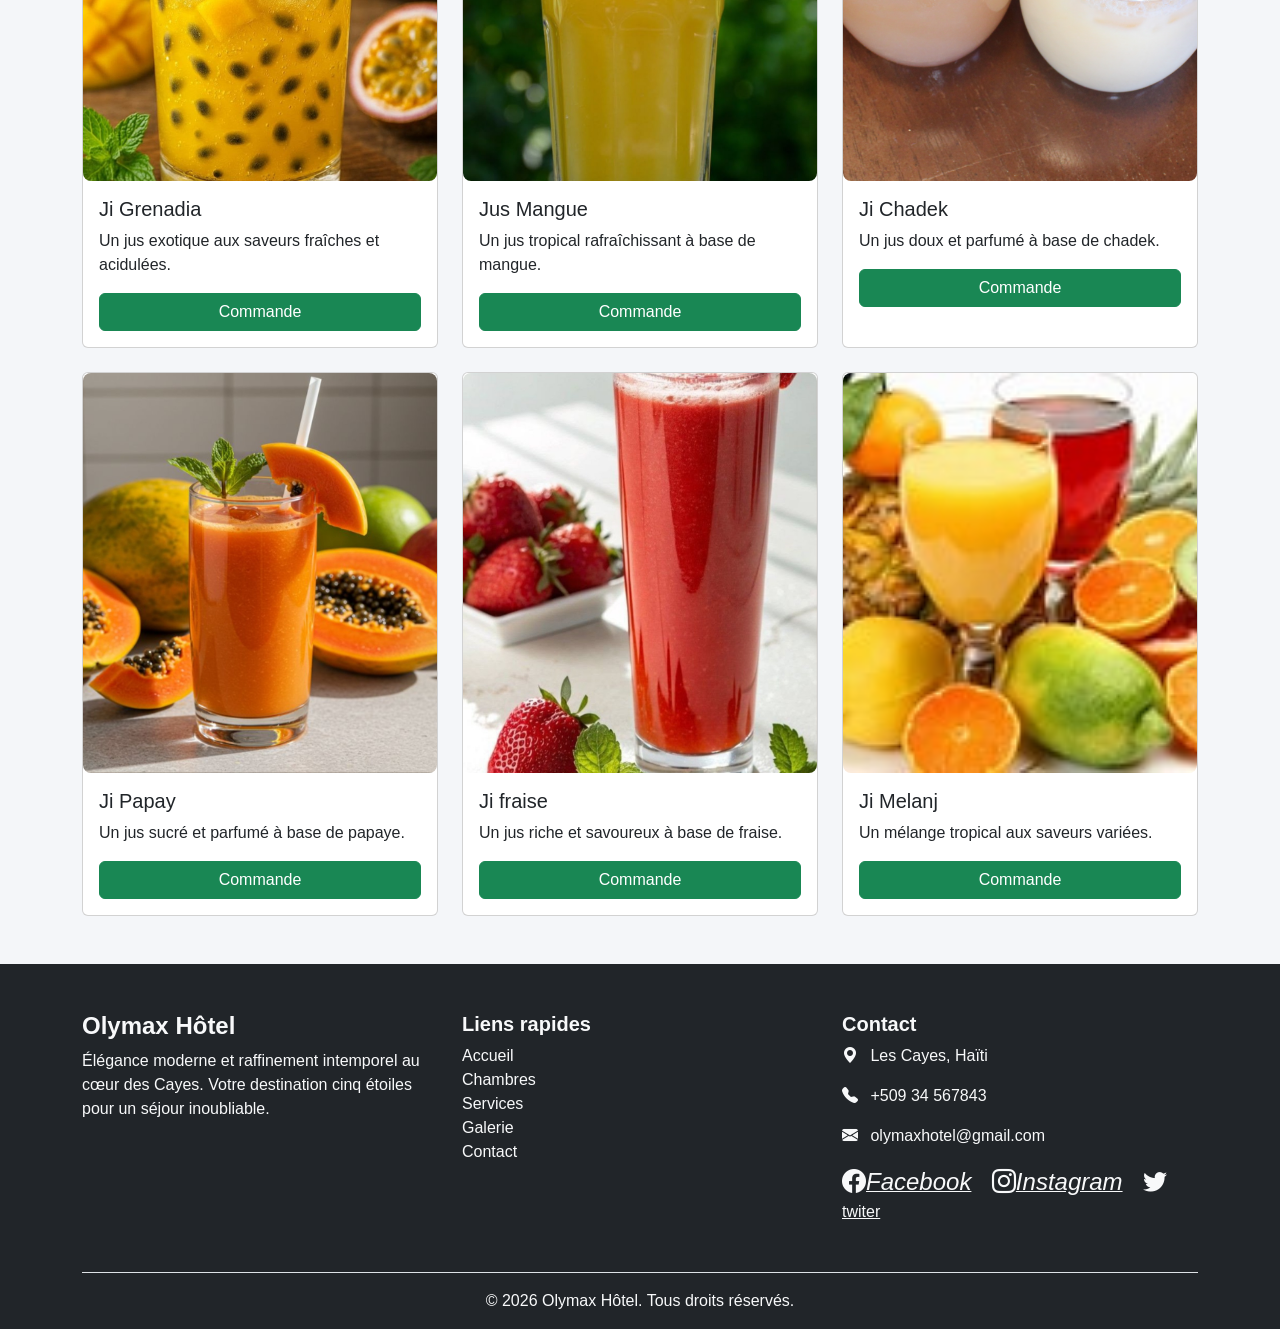
<file: restaurant.html>
<!DOCTYPE html>
<html lang="en">

<head>
    <meta charset="UTF-8">
    <meta name="viewport" content="width=device-width, initial-scale=1.0">
    <link rel="stylesheet" href="css/bootstrap.min.css">
    <link rel="stylesheet" href="css/max.css">
    <link rel="stylesheet" href="https://cdn.jsdelivr.net/npm/bootstrap-icons@1.11.3/font/bootstrap-icons.css">

    <title>Olymax hotel</title>
    <link rel="icon" href="image/Logo complexe Olymax.png" type="image/x-icon">
</head>

<body>
    <section class="page-banner">
        <div class="banner-content">
            <h1>Restaurant</h1>
            <p>Decouvrez nos restaurants et profitez de delicieux plats prepares avec soins.</p>
             <a class="btn btn-outline-light" href="Commande.html">Voir le commande</a>
        </div>
    </section>
   <nav class="navbar navbar-expand-lg bg-primary fixed-top">
  <div class="container-fluid">

    
    <img src="image/Logo complexe Olymax.png" alt="logo Olymax" height="50px" width="50px">

    <button class="navbar-toggler" type="button" data-bs-toggle="collapse"
      data-bs-target="#navbarSupportedContent" aria-controls="navbarSupportedContent"
      aria-expanded="false" aria-label="Toggle navigation">
      <span class="navbar-toggler-icon"></span>
    </button>

    <div class="collapse navbar-collapse" id="navbarSupportedContent">
      <ul class="navbar-nav ms-auto mb-2 mb-lg-0">
        <li class="nav-item">
          <a class="nav-link " aria-current="page" href="index.html">Accueil</a>
        </li>
        <li class="nav-item">
          <a class="nav-link" href="chambre.html">Chambre</a>
        </li>
        <li class="nav-item">
          <a class="nav-link" href="galerie.html">Galerie</a>
        </li>
        <li class="nav-item">
          <a class="nav-link" href="service.html">Service</a>
        </li>
        <li class="nav-item">
          <a class="nav-link" href="reservation.html">Réservation</a>
        </li>
        <li class="nav-item">
          <a class="nav-link" href="spa.html">Spa</a>
        </li>
        <li class="nav-item">
          <a class="nav-link" href="sport.html">Salle de Sport</a>
        </li>
        <li class="nav-item">
          <a class="nav-link active" href="restaurant.html">Restaurant</a>
        </li>
       <li class="nav-item">
          <a class="nav-link" href="contact.html">Contact</a>
        </li>
      </ul>

      <form class="d-flex" role="search">
        <input class="form-control me-2" type="search" placeholder="Search" aria-label="Search">
        <button class="btn btn-outline-light" type="submit">Search</button>
      </form>
    </div>
  </div>
</nav>
    <main id="restaurant">



              <section id="galerie" class="container my-1">
  <div class="row g-4">

    <!-- Carte 1 -->
    <div class="col-md-4">
      <div class="card h-100">
        <img src="image/maje1.jpg" class="card-img-top" alt="bannann ak pwason"
             data-bs-toggle="modal" data-bs-target="#imgModal1">
        <div class="card-body">
          <h5 class="card-title">bannann ak pwason</h5>
          
          <button class="btn btn-success w-100 add-to-cart"
                  data-name="bannann ak pwason"
                  data-price="1250">Commande</button>
        </div>
      </div>
    </div>

    <!-- Carte 2 -->
    <div class="col-md-4">
      <div class="card h-100">
        <img src="image/manje2.jpg" class="card-img-top" alt="legim krab"
             data-bs-toggle="modal" data-bs-target="#imgModal2">
        <div class="card-body">
          <h5 class="card-title">legim krab</h5>
          
          <button class="btn btn-success w-100 add-to-cart"
                  data-name="legim krab"
                  data-price="2000">Commande</button>
        </div>
      </div>
    </div>

    <!-- Carte 3 -->
    <div class="col-md-4">
      <div class="card h-100">
        <img src="image/manje3.jpg" class="card-img-top" alt="diri salad vejetaryen"
             data-bs-toggle="modal" data-bs-target="#imgModal3">
        <div class="card-body">
          <h5 class="card-title">Diri ak salad</h5>
         
          <button class="btn btn-success w-100 add-to-cart"
                  data-name="drir ak salad"
                  data-price="2000">Commande</button>
        </div>
      </div>
    </div>

    <!-- Carte 4 -->
    <div class="col-md-4">
      <div class="card h-100">
        <img src="image/pate1.jpg" class="card-img-top" alt="pate aran"
             data-bs-toggle="modal" data-bs-target="#imgModal4">
        <div class="card-body">
          <h5 class="card-title">pate aran</h5>
          
          <button class="btn btn-success w-100 add-to-cart"
                  data-name="pate aran"
                  data-price="250">Commande</button>
        </div>
      </div>
    </div>

    <!-- Carte 5 -->
    <div class="col-md-4">
      <div class="card h-100">
        <img src="image/griyot cabrit.jpg" class="card-img-top" alt="griyot kabrit"
             data-bs-toggle="modal" data-bs-target="#imgModal5">
        <div class="card-body">
          <h5 class="card-title">Griyo kabrit</h5>
          
          <button class="btn btn-success w-100 add-to-cart"
                  data-name="Griyo kabrit"
                  data-price="2500">Commande</button>
        </div>
      </div>
    </div>

    <!-- Carte 6 -->
    <div class="col-md-4">
      <div class="card h-100">
        <img src="image/salde ecrevis.jpg" class="card-img-top" alt="salad ekrevis"
             data-bs-toggle="modal" data-bs-target="#imgModal6">
        <div class="card-body">
          <h5 class="card-title">Salad ekrevis</h5>
          
          <button class="btn btn-success w-100 add-to-cart"
                  data-name="Salad ekrevis"
                  data-price="2200">Commande</button>
        </div>
      </div>
    </div>

  </div>

  <!-- Modals -->
  <div class="modal fade" id="imgModal1" tabindex="-1">
    <div class="modal-dialog modal-lg modal-dialog-centered">
      <div class="modal-content">
        <img src="image/maje1.jpg" class="img-fluid" alt="manje Olymax">
      </div>
    </div>
  </div>

  <div class="modal fade" id="imgModal2" tabindex="-1">
    <div class="modal-dialog modal-lg modal-dialog-centered">
      <div class="modal-content">
        <img src="image/manje2.jpg" class="img-fluid" alt="Manje Olymax">
      </div>
    </div>
  </div>

  <div class="modal fade" id="imgModal3" tabindex="-1">
    <div class="modal-dialog modal-lg modal-dialog-centered">
      <div class="modal-content">
        <img src="image/manje3.jpg" class="img-fluid" alt="manje Olymax">
      </div>
    </div>
  </div>

  <div class="modal fade" id="imgModal4" tabindex="-1">
    <div class="modal-dialog modal-lg modal-dialog-centered">
      <div class="modal-content">
        <img src="image/pate1.jpg" class="img-fluid" alt="manje Olymax">
      </div>
    </div>
  </div>

  <div class="modal fade" id="imgModal5" tabindex="-1">
    <div class="modal-dialog modal-lg modal-dialog-centered">
      <div class="modal-content">
        <img src="image/griyot cabrit.jpg" class="img-fluid" alt="manje Olymax">
      </div>
    </div>
  </div>

  <div class="modal fade" id="imgModal6" tabindex="-1">
    <div class="modal-dialog modal-lg modal-dialog-centered">
      <div class="modal-content">
        <img src="image/salde ecrevis.jpg" class="img-fluid" alt="manje Olymax">
      </div>
    </div>
  </div>
</section>
        <!--section jus-->

        <section id="galerie" class="container my-5">
  <div class="row g-4">

    <!-- Carte 1 -->
    <div class="col-md-4">
      <div class="card h-100">
        <img src="image/Screenshot_20260311_144204_Chrome.jpg" class="card-img-top" alt="ji-grenadia"
             data-bs-toggle="modal" data-bs-target="#imgModal7">
        <div class="card-body">
          <h5 class="card-title">Ji Grenadia</h5>
          <p class="card-text">Un jus exotique aux saveurs fraîches et acidulées.</p>
          <button class="btn btn-success w-100 add-to-cart"
                  data-name="ji grenadia"
                  data-price="250">Commande</button>
        </div>
      </div>
    </div>

    <!-- Carte 2 -->
    <div class="col-md-4">
      <div class="card h-100">
        <img src="image/Screenshot_20260311_143318_Chrome.jpg" class="card-img-top" alt="jus de mangue"
             data-bs-toggle="modal" data-bs-target="#imgModal8">
        <div class="card-body">
          <h5 class="card-title">Jus Mangue</h5>
          <p class="card-text">Un jus tropical rafraîchissant à base de mangue.</p>
          <button class="btn btn-success w-100 add-to-cart"
                  data-name="jus-corossol"
                  data-price="200">Commande</button>
        </div>
      </div>
    </div>

    <!-- Carte 3 -->
    <div class="col-md-4">
      <div class="card h-100">
        <img src="image/ji-chadek-768x701.png" class="card-img-top" alt="ji-chadek"
             data-bs-toggle="modal" data-bs-target="#imgModal9">
        <div class="card-body">
          <h5 class="card-title">Ji Chadek</h5>
          <p class="card-text">Un jus doux et parfumé à base de chadek.</p>
          <button class="btn btn-success w-100 add-to-cart"
                  data-name="ji-chadek"
                  data-price="150">Commande</button>
        </div>
      </div>
    </div>

    <!-- Carte 4 -->
    <div class="col-md-4">
      <div class="card h-100">
        <img src="image/Screenshot_20260311_143140_Chrome.jpg" class="card-img-top" alt="ji-papay"
             data-bs-toggle="modal" data-bs-target="#imgModal10">
        <div class="card-body">
          <h5 class="card-title">Ji Papay</h5>
          <p class="card-text">Un jus sucré et parfumé à base de papaye.</p>
          <button class="btn btn-success w-100 add-to-cart"
                  data-name="ji-papay"
                  data-price="250">Commande</button>
        </div>
      </div>
    </div>

    <!-- Carte 5 -->
    <div class="col-md-4">
      <div class="card h-100">
        <img src="image/jus fraise.jpg" class="card-img-top" alt="ji fraise"
             data-bs-toggle="modal" data-bs-target="#imgModal11">
        <div class="card-body">
          <h5 class="card-title">Ji fraise</h5>
          <p class="card-text">Un jus riche et savoureux à base de fraise.</p>
          <button class="btn btn-success w-100 add-to-cart"
                  data-name="ji pome"
                  data-price="350">Commande</button>
        </div>
      </div>
    </div>

    <!-- Carte 6 -->
    <div class="col-md-4">
      <div class="card h-100">
        <img src="image/OIP (7).jpg" class="card-img-top" alt="ji melanj"
             data-bs-toggle="modal" data-bs-target="#imgModal12">
        <div class="card-body">
          <h5 class="card-title">Ji Melanj</h5>
          <p class="card-text">Un mélange tropical aux saveurs variées.</p>
          <button class="btn btn-success w-100 add-to-cart"
                  data-name="ji melanje"
                  data-price="250">Commande</button>
        </div>
      </div>
    </div>

  </div>

  <!-- Modals -->
  <div class="modal fade" id="imgModal7" tabindex="-1">
    <div class="modal-dialog modal-lg modal-dialog-centered">
      <div class="modal-content">
        <img src="image/Screenshot_20260311_144204_Chrome.jpg" class="img-fluid" alt="Ji Grenadia Olymax">
      </div>
    </div>
  </div>

  <div class="modal fade" id="imgModal8" tabindex="-1">
    <div class="modal-dialog modal-lg modal-dialog-centered">
      <div class="modal-content">
        <img src="image/Screenshot_20260311_143318_Chrome.jpg" class="img-fluid" alt="Jus Mangue Olymax">
      </div>
    </div>
  </div>

  <div class="modal fade" id="imgModal9" tabindex="-1">
    <div class="modal-dialog modal-lg modal-dialog-centered">
      <div class="modal-content">
        <img src="image/ji-chadek-768x701.png" class="img-fluid" alt="Ji Chadek Olymax">
      </div>
    </div>
  </div>

  <div class="modal fade" id="imgModal10" tabindex="-1">
    <div class="modal-dialog modal-lg modal-dialog-centered">
      <div class="modal-content">
        <img src="image/Screenshot_20260311_143140_Chrome.jpg" class="img-fluid" alt="Ji Papay Olymax">
      </div>
    </div>
  </div>

  <div class="modal fade" id="imgModal11" tabindex="-1">
    <div class="modal-dialog modal-lg modal-dialog-centered">
      <div class="modal-content">
        <img src="image/jus fraise.jpg" class="img-fluid" alt="Ji fraise Olymax">
      </div>
    </div>
  </div>

  <div class="modal fade" id="imgModal12" tabindex="-1">
    <div class="modal-dialog modal-lg modal-dialog-centered">
      <div class="modal-content">
        <img src="image/OIP (7).jpg" class="img-fluid" alt="Ji Melanj Olymax">
      </div>
    </div>
  </div>
</section>


    </main>
</body>

<footer class="bg-dark text-light pt-5 pb-3">
    <div class="container">
        <div class="row">

            <!-- Colonne 1 : Branding -->
            <div class="col-md-4 mb-4">
                <h4 class="fw-bold">Olymax Hôtel</h4>
                <p>
                    Élégance moderne et raffinement intemporel au cœur des Cayes.
                    Votre destination cinq étoiles pour un séjour inoubliable.
                </p>
            </div>

            <!-- Colonne 2 : Liens rapides -->
            <div class="col-md-4 mb-4">
                <h5 class="fw-bold">Liens rapides</h5>
                <ul class="list-unstyled">
                    <li><a href="index.html" class="text-light text-decoration-none">Accueil</a></li>
                    <li><a href="chambre.html" class="text-light text-decoration-none">Chambres</a></li>
                    <li><a href="service.html" class="text-light text-decoration-none">Services</a></li>
                    <li><a href="galerie.html" class="text-light text-decoration-none">Galerie</a></li>
                    <li><a href="contact.html" class="text-light text-decoration-none">Contact</a></li>
                </ul>
            </div>

            <!-- Colonne 3 : Contact -->
            <div class="col-md-4 mb-4">
                <h5 class="fw-bold">Contact</h5>
                <p><i class="bi bi-geo-alt-fill me-2"></i> Les Cayes, Haïti</p>
                <p><i class="bi bi-telephone-fill me-2"></i> +509 34 567843</p>
                <p><i class="bi bi-envelope-fill me-2"></i> olymaxhotel@gmail.com</p>


                <!-- Réseaux sociaux -->
                <div class="mt-3">
                    <a href="#" class="text-light me-3"><i class="bi bi-facebook fs-4">Facebook</i></a>
                    <a href="#" class="text-light me-3"><i class="bi bi-instagram fs-4">Instagram</i></a>
                    <a href="#" class="text-light"><i class="bi bi-twitter fs-4"></i>twiter</a>
                </div>
            </div>

        </div>

        <!-- Ligne du bas -->
        <div class="text-center mt-4 border-top pt-3">
            <p class="mb-0">&copy; 2026 Olymax Hôtel. Tous droits réservés.</p>
        </div>
    </div>
</footer>
<script src="js/bootstrap.bundle.min.js"></script>
<script>
  // Fonction pour ajouter au panier
  document.querySelectorAll('.add-to-cart').forEach(button => {
    button.addEventListener('click', () => {
      const name = button.dataset.name;
      const price = parseInt(button.dataset.price);

      // Récupérer panier existant
      let cart = JSON.parse(localStorage.getItem('cart')) || [];

      // Vérifier si produit déjà présent
      const existing = cart.find(item => item.name === name);
      if (existing) {
        existing.quantity += 1;
      } else {
        cart.push({ name, price, quantity: 1 });
      }

      // Sauvegarder panier
      localStorage.setItem('cart', JSON.stringify(cart));

      alert(name + " ajouté au panier !");
    });
  });
</script>
</html>
</file>
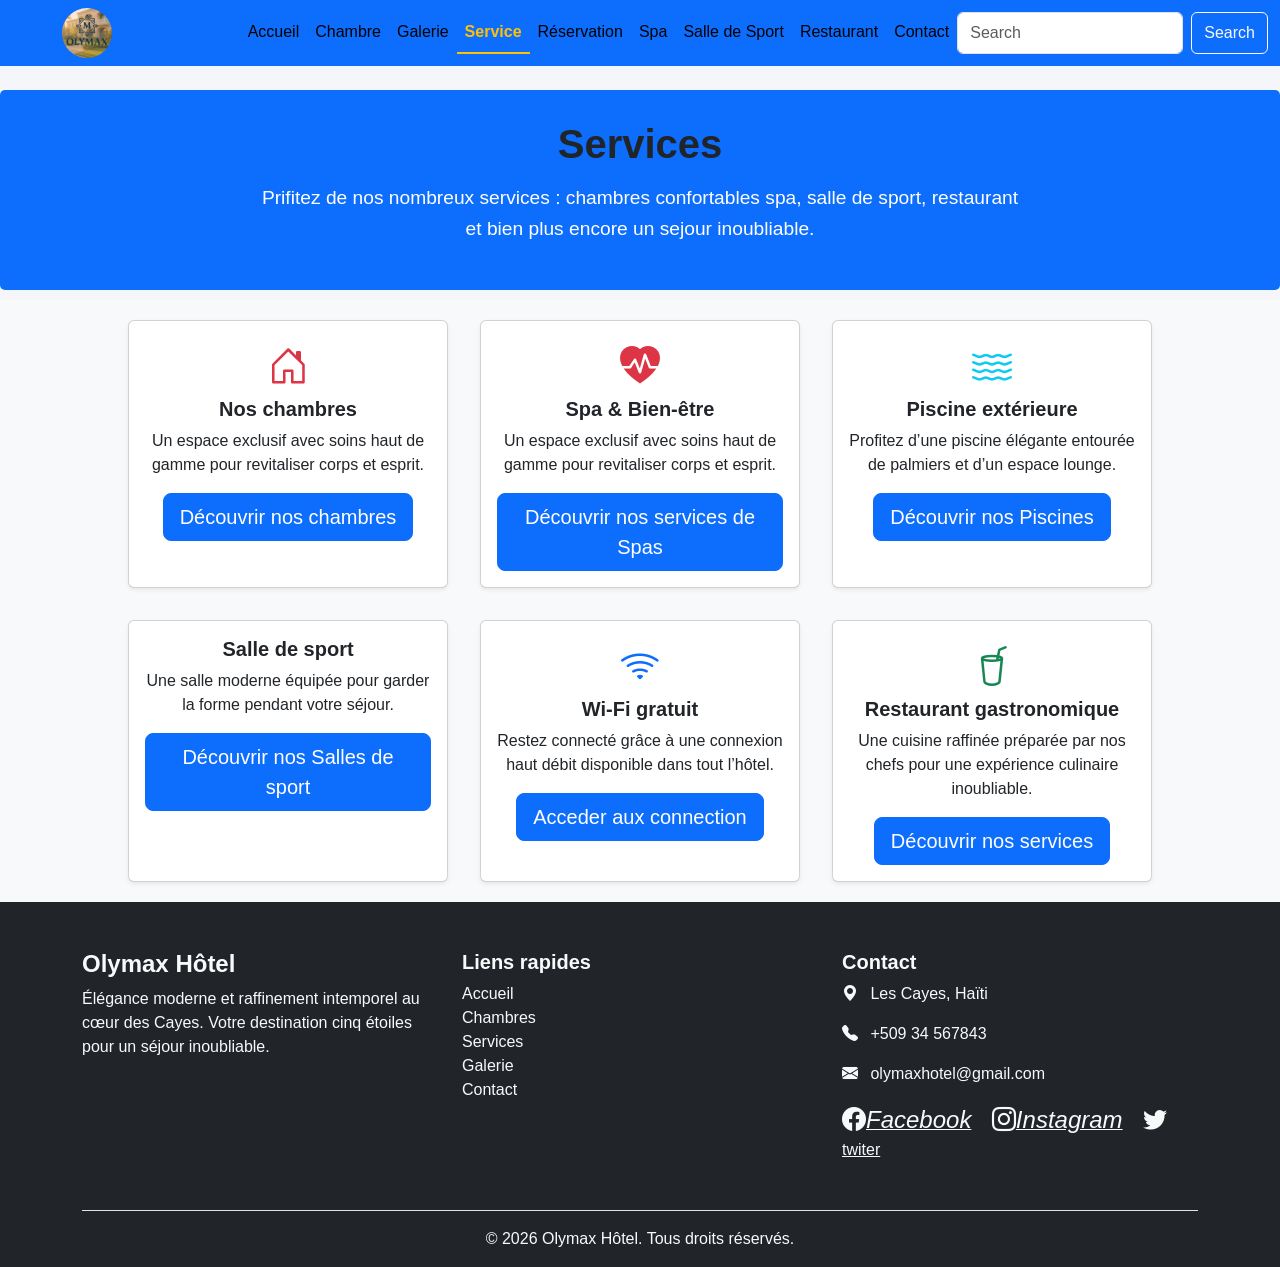
<file: service.html>
<!DOCTYPE html>
<html lang="en">
<head>
    <meta charset="UTF-8">
    <meta name="viewport" content="width=device-width, initial-scale=1.0">
     <link rel="stylesheet" href="css/bootstrap.min.css"><link rel="stylesheet" href="https://cdn.jsdelivr.net/npm/bootstrap-icons@1.11.3/font/bootstrap-icons.css">
    <link rel="stylesheet" href="css/max.css">
    <title>Olymax hotel</title>
    <link rel="icon" href="image/Logo complexe Olymax.png" type="image/x-icon">
</head>
<body>
  <section class="page-banner">
            <div class="banner-content">
                <h1>Services</h1>
                <p>Prifitez de nos nombreux services : chambres confortables spa, salle de sport, restaurant et bien plus encore un sejour inoubliable.</p>
            </div>
        </section>
   <nav class="navbar navbar-expand-lg bg-primary fixed-top">
  <div class="container-fluid">

    

    <img src="image/Logo complexe Olymax.png" alt="logo Olymax" height="50px" width="50px">

    <button class="navbar-toggler" type="button" data-bs-toggle="collapse"
      data-bs-target="#navbarSupportedContent" aria-controls="navbarSupportedContent"
      aria-expanded="false" aria-label="Toggle navigation">
      <span class="navbar-toggler-icon"></span>
    </button>

    <div class="collapse navbar-collapse" id="navbarSupportedContent">
      <ul class="navbar-nav ms-auto mb-2 mb-lg-0">
        <li class="nav-item">
          <a class="nav-link " aria-current="page" href="index.html">Accueil</a>
        </li>
        <li class="nav-item">
          <a class="nav-link" href="chambre.html">Chambre</a>
        </li>
        <li class="nav-item">
          <a class="nav-link" href="galerie.html">Galerie</a>
        </li>
        <li class="nav-item">
          <a class="nav-link active" href="service.html">Service</a>
        </li>
        <li class="nav-item">
          <a class="nav-link" href="reservation.html">Réservation</a>
        </li>
        <li class="nav-item">
          <a class="nav-link" href="spa.html">Spa</a>
        </li>
        <li class="nav-item">
          <a class="nav-link" href="sport.html">Salle de Sport</a>
        </li>
        <li class="nav-item">
          <a class="nav-link" href="restaurant.html">Restaurant</a>
        </li>
        <li class="nav-item">
          <a class="nav-link" href="contact.html">Contact</a>
        </li>

      <form class="d-flex" role="search">
        <input class="form-control me-2" type="search" placeholder="Search" aria-label="Search">
        <button class="btn btn-outline-light" type="submit">Search</button>
      </form>
    </div>
  </div>
</nav>

    <main>
<section class="py-1 bg-light" id="services">
  <div class="container">
    
    
    <div class="d-flex flex-wrap justify-content-center">
      <div class="card m-3 shadow-sm text-center" style="flex: 1 1 300px; max-width: 320px;">
        <div class="card-body">
          <i class="bi bi-house-door fs-1 text-danger mb-3"></i>
          <h5 class="card-title fw-bold">Nos chambres</h5>
          <p class="card-text">Un espace exclusif avec soins haut de gamme pour revitaliser corps et esprit.</p>
          <a href="spa.html" class="btn btn-primary btn-lg">Découvrir nos chambres</a>
        </div>
      </div>
      <!-- Spa -->
      <div class="card m-3 shadow-sm text-center" style="flex: 1 1 300px; max-width: 320px;">
        <div class="card-body">
          <i class="bi bi-heart-pulse-fill fs-1 text-danger mb-3"></i>
          <h5 class="card-title fw-bold">Spa & Bien-être</h5>
          <p class="card-text">Un espace exclusif avec soins haut de gamme pour revitaliser corps et esprit.</p>
          <a href="spa.html" class="btn btn-primary btn-lg">Découvrir nos services de Spas</a>
        </div>
      </div>
      
      <!-- Piscine -->
      <div class="card m-3 shadow-sm text-center" style="flex: 1 1 300px; max-width: 320px;">
        <div class="card-body">
          <i class="bi bi-water fs-1 text-info mb-3"></i>
          <h5 class="card-title fw-bold">Piscine extérieure</h5>
          <p class="card-text">Profitez d’une piscine élégante entourée de palmiers et d’un espace lounge.</p>
          <a href="piscine.html" class="btn btn-primary btn-lg">Découvrir nos Piscines</a>
        </div>
      </div>
      
      <!-- Salle de sport -->
      <div class="card m-3 shadow-sm text-center" style="flex: 1 1 300px; max-width: 320px;">
        <div class="card-body">
          <i class="bi bi-barbell fs-1 text-secondary mb-3"></i>
          <h5 class="card-title fw-bold">Salle de sport</h5>
          <p class="card-text">Une salle moderne équipée pour garder la forme pendant votre séjour.</p>
          <a href="sport.html" class="btn btn-primary btn-lg">Découvrir nos Salles de sport</a>
        </div>
      </div>
      
      <!-- Wi-Fi -->
      <div class="card m-3 shadow-sm text-center" style="flex: 1 1 300px; max-width: 320px;">
        <div class="card-body">
          <i class="bi bi-wifi fs-1 text-primary mb-3"></i>
          <h5 class="card-title fw-bold">Wi-Fi gratuit</h5>
          <p class="card-text">Restez connecté grâce à une connexion haut débit disponible dans tout l’hôtel.</p>
          <a href="#connection" class="btn btn-primary btn-lg">Acceder aux connection</a>
        </div>
      </div>
      
      <!-- Restaurant -->
      <div class="card m-3 shadow-sm text-center" style="flex: 1 1 300px; max-width: 320px;">
        <div class="card-body">
          <i class="bi bi-cup-straw fs-1 text-success mb-3"></i>
          <h5 class="card-title fw-bold">Restaurant gastronomique</h5>
          <p class="card-text">Une cuisine raffinée préparée par nos chefs pour une expérience culinaire inoubliable.</p>
          <a href="restaurant.html" class="btn btn-primary btn-lg">Découvrir nos services</a>
        </div>
      </div>
      
    </div>
  </div>
</section>

    </main>  
</body>

<footer class="bg-dark text-light pt-5 pb-3">
  <div class="container">
    <div class="row">
      
      <!-- Colonne 1 : Branding -->
      <div class="col-md-4 mb-4">
        <h4 class="fw-bold">Olymax Hôtel</h4>
        <p>
          Élégance moderne et raffinement intemporel au cœur des Cayes.
          Votre destination cinq étoiles pour un séjour inoubliable.
        </p>
      </div>
      
      <!-- Colonne 2 : Liens rapides -->
      <div class="col-md-4 mb-4">
        <h5 class="fw-bold">Liens rapides</h5>
        <ul class="list-unstyled">
          <li><a href="index.html" class="text-light text-decoration-none">Accueil</a></li>
          <li><a href="chambre.html" class="text-light text-decoration-none">Chambres</a></li>
          <li><a href="service.html" class="text-light text-decoration-none">Services</a></li>
          <li><a href="galerie.html" class="text-light text-decoration-none">Galerie</a></li>
          <li><a href="contact.html" class="text-light text-decoration-none">Contact</a></li>
        </ul>
      </div>
      
      <!-- Colonne 3 : Contact -->
      <div class="col-md-4 mb-4">
        <h5 class="fw-bold">Contact</h5>
        <p><i class="bi bi-geo-alt-fill me-2"></i> Les Cayes, Haïti</p>
        <p><i class="bi bi-telephone-fill me-2"></i> +509 34 567843</p>
        <p><i class="bi bi-envelope-fill me-2"></i> olymaxhotel@gmail.com</p>

        
        <!-- Réseaux sociaux -->
        <div class="mt-3">
          <a href="#" class="text-light me-3"><i class="bi bi-facebook fs-4">Facebook</i></a>
          <a href="#" class="text-light me-3"><i class="bi bi-instagram fs-4">Instagram</i></a>
          <a href="#" class="text-light"><i class="bi bi-twitter fs-4"></i>twiter</a>
        </div>
      </div>
      
    </div>
    
    <!-- Ligne du bas -->
    <div class="text-center mt-4 border-top pt-3">
      <p class="mb-0">&copy; 2026 Olymax Hôtel. Tous droits réservés.</p>
    </div>
  </div>
</footer>
<script src="js/bootstrap.bundle.min.js"></script>
</html>
</file>
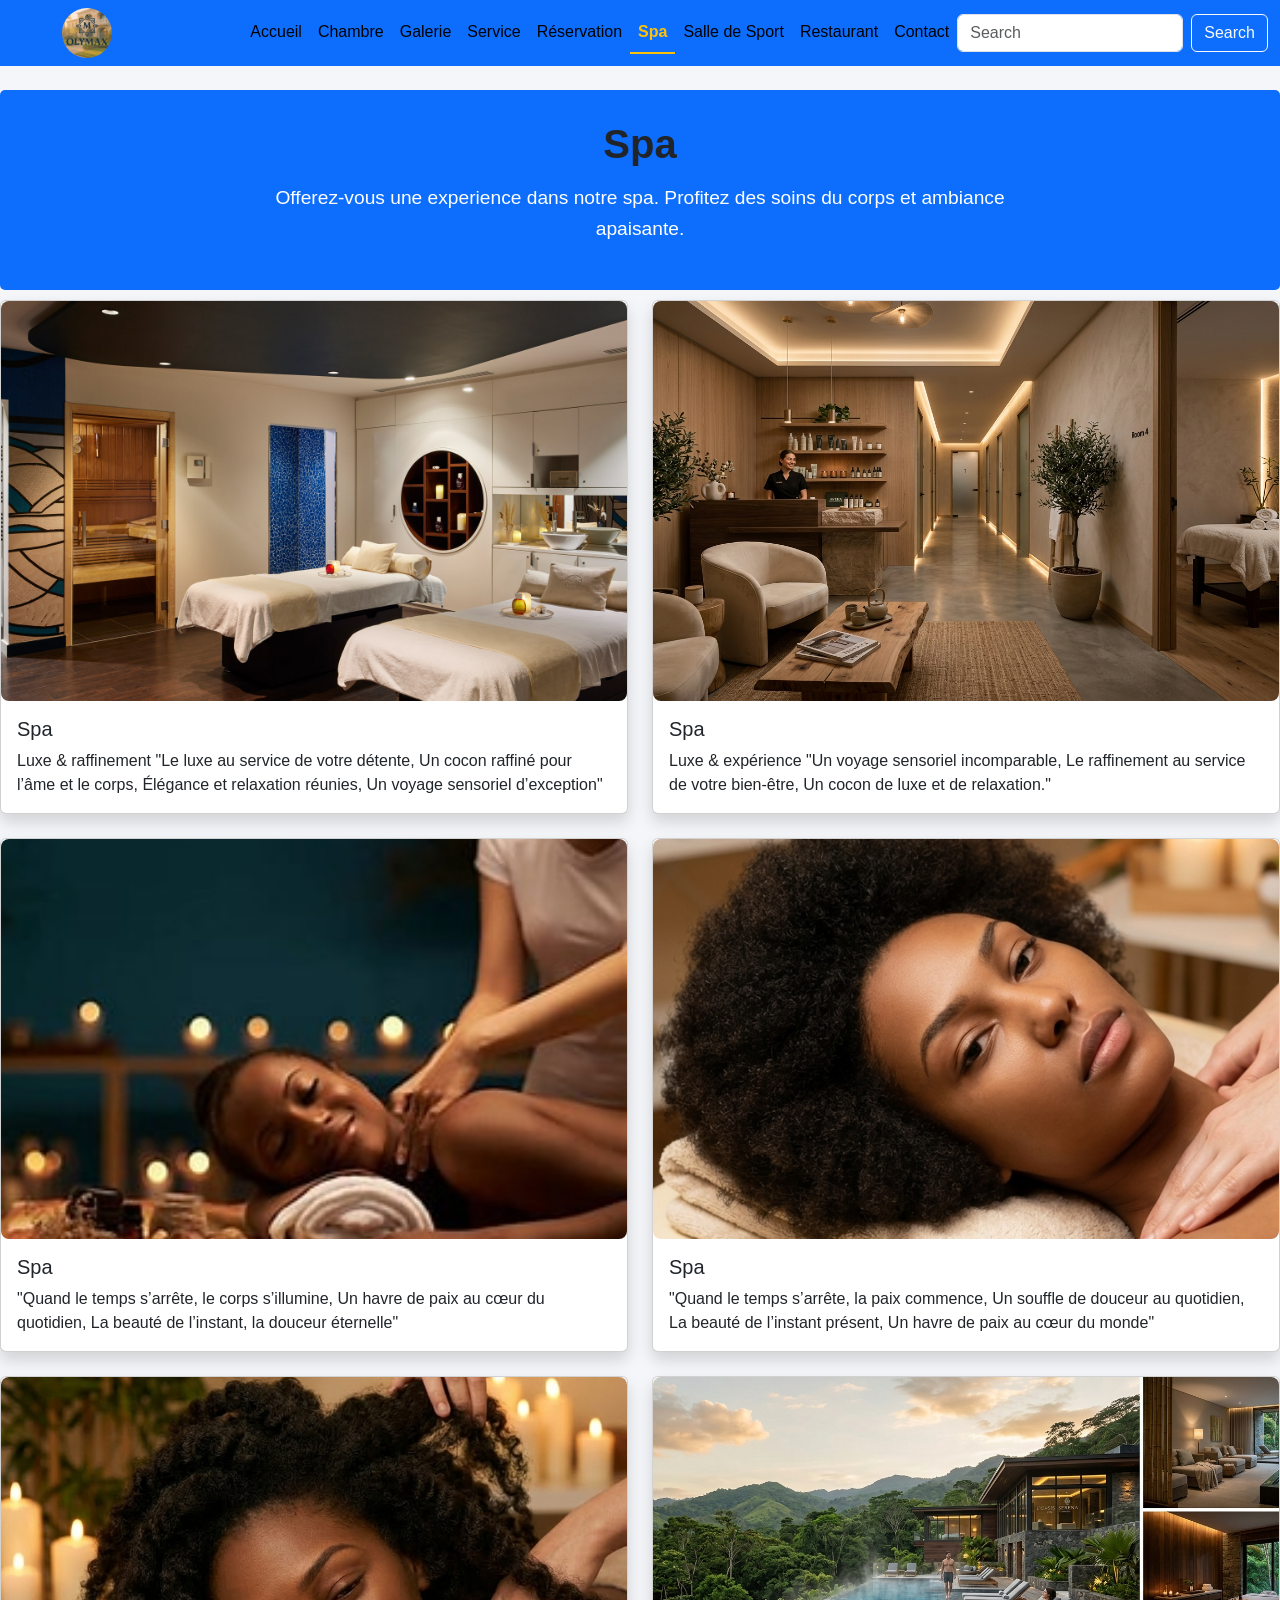
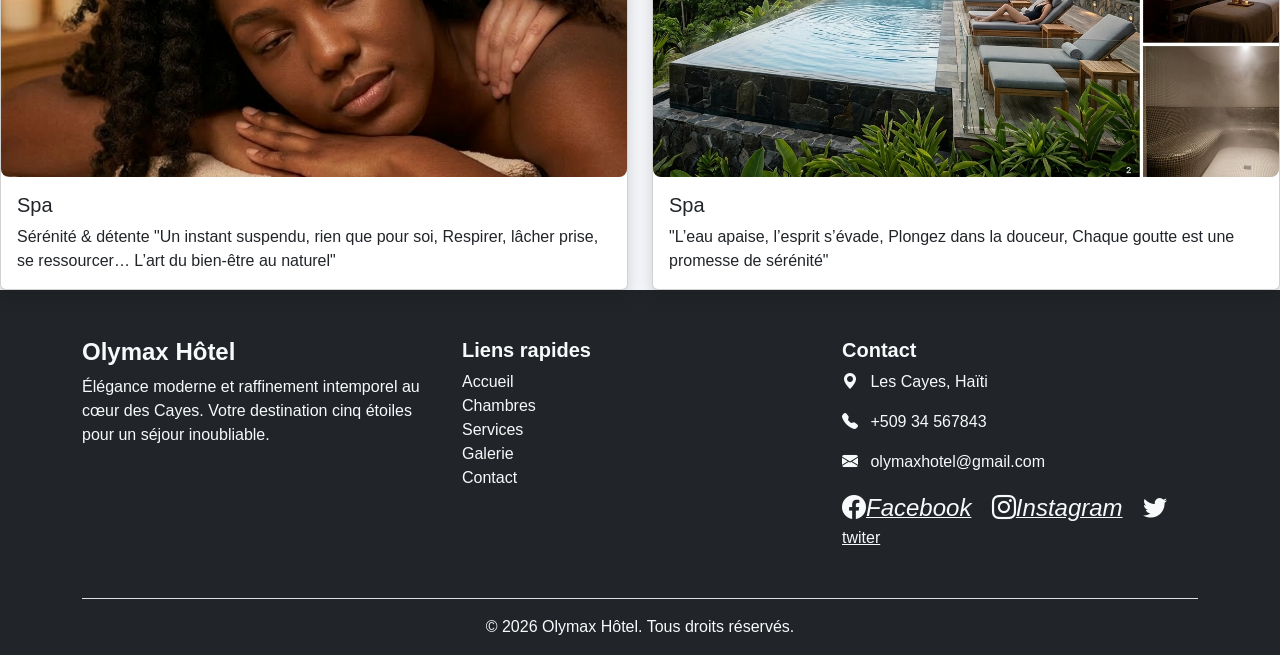
<file: spa.html>
<!DOCTYPE html>
<html lang="en">

<head>
  <meta charset="UTF-8">
  <meta name="viewport" content="width=device-width, initial-scale=1.0">
  <link rel="stylesheet" href="css/bootstrap.min.css">
  <link rel="stylesheet" href="https://cdn.jsdelivr.net/npm/bootstrap-icons@1.11.3/font/bootstrap-icons.css">
  <link rel="stylesheet" href="css/max.css">
  <title>Olymax hotel</title>
    <link rel="icon" href="image/Logo complexe Olymax.png" type="image/x-icon">
</head>

<body>
  <section class="page-banner">
    <div class="banner-content">
      <h1>Spa</h1>
      <p>Offerez-vous une experience dans notre spa. Profitez des soins du corps et ambiance apaisante.</p>
    </div>
  </section>
  <nav class="navbar navbar-expand-lg bg-primary fixed-top">
    <div class="container-fluid">


      <img src="image/Logo complexe Olymax.png" alt="logo Olymax" height="50px" width="50px">

      <button class="navbar-toggler" type="button" data-bs-toggle="collapse" data-bs-target="#navbarSupportedContent"
        aria-controls="navbarSupportedContent" aria-expanded="false" aria-label="Toggle navigation">
        <span class="navbar-toggler-icon"></span>
      </button>

      <div class="collapse navbar-collapse" id="navbarSupportedContent">
        <ul class="navbar-nav ms-auto mb-2 mb-lg-0">
          <li class="nav-item">
            <a class="nav-link " aria-current="page" href="index.html">Accueil</a>
          </li>
          <li class="nav-item">
            <a class="nav-link" href="chambre.html">Chambre</a>
          </li>
          <li class="nav-item">
            <a class="nav-link" href="galerie.html">Galerie</a>
          </li>
          <li class="nav-item">
            <a class="nav-link" href="service.html">Service</a>
          </li>
          <li class="nav-item">
            <a class="nav-link" href="reservation.html">Réservation</a>
          </li>
          <li class="nav-item">
            <a class="nav-link active" href="spa.html">Spa</a>
          </li>
          <li class="nav-item">
            <a class="nav-link" href="sport.html">Salle de Sport</a>
          </li>
          <li class="nav-item">
            <a class="nav-link" href="restaurant.html">Restaurant</a>
          </li>
          <li class="nav-item">
            <a class="nav-link" href="contact.html">Contact</a>
          </li>
        </ul>

        <form class="d-flex" role="search">
          <input class="form-control me-2" type="search" placeholder="Search" aria-label="Search">
          <button class="btn btn-outline-light" type="submit">Search</button>
        </form>
      </div>
    </div>
  </nav>

  <main>
    <section class="spa">
      <div class="row g-4">
        <div class="col-sm-6 col-md-6 col-lg-6">
          <div class="card shadow h-100">
            <img src="image/bloc-03.jpg" class="card-img-top" alt="Chambre Standard" data-bs-toggle="modal"
              data-bs-target="#imgModal1" class="img-fluid rounded shadow-sm">
            <div class="card-body">
              <h5 class="card-title">Spa</h5>
              <p class="card-text">
                Luxe & raffinement
                "Le luxe au service de votre détente,
                Un cocon raffiné pour l’âme et le corps,
                Élégance et relaxation réunies,
                Un voyage sensoriel d’exception"
              </p>
            </div>
          </div>
          <div class="modal fade" id="imgModal1" tabindex="-1">
            <div class="modal-dialog modal-lg modal-dialog-centered">
              <div class="modal-content">
                <img src="image/bloc-03.jpg" class="img-fluid" alt="Spa Olymax">
              </div>
            </div>
          </div>
        </div>
        <div class="col-sm-6 col-md-6 col-lg-6">
          <div class="card shadow h-100">
            <img src="image/sap123.png" class="card-img-top" alt="Spa" data-bs-toggle="modal"
              data-bs-target="#imgModal2" class="img-fluid rounded shadow-sm">
            <div class="card-body">
              <h5 class="card-title">Spa</h5>
              <p class="card-text">
                Luxe & expérience
                "Un voyage sensoriel incomparable,
                Le raffinement au service de votre bien-être,
                Un cocon de luxe et de relaxation."
              </p>
            </div>
          </div>
          <div class="modal fade" id="imgModal2" tabindex="-1">
            <div class="modal-dialog modal-lg modal-dialog-centered">
              <div class="modal-content">
                <img src="image/sap123.png" class="img-fluid" alt="Spa Olymax">
              </div>
            </div>
          </div>
        </div>
        <div class="col-sm-6 col-md-6 col-lg-6">
          <div class="card shadow h-100">
            <img src="image/OIP (11).jpg" class="card-img-top" alt="Spa" data-bs-toggle="modal"
              data-bs-target="#imgModal3" class="img-fluid rounded shadow-sm">
            <div class="card-body">
              <h5 class="card-title">Spa</h5>
              <p class="card-text">
                "Quand le temps s’arrête, le corps s’illumine,
                Un havre de paix au cœur du quotidien,
                La beauté de l’instant, la douceur éternelle"
              </p>
            </div>
          </div>
          <div class="modal fade" id="imgModal3" tabindex="-1">
            <div class="modal-dialog modal-lg modal-dialog-centered">
              <div class="modal-content">
                <img src="image/OIP (11).jpg" class="img-fluid" alt="Spa Olymax">
              </div>
            </div>
          </div>
        </div>
        <div class="col-sm-6 col-md-6 col-lg-6">
          <div class="card shadow h-100">
            <img src="image/sap132.png" class="card-img-top" alt="Spa" data-bs-toggle="modal"
              data-bs-target="#imgModal4" class="img-fluid rounded shadow-sm">
            <div class="card-body">
              <h5 class="card-title">Spa</h5>
              <p class="card-text">
                "Quand le temps s’arrête, la paix commence,
                Un souffle de douceur au quotidien,
                La beauté de l’instant présent,
                Un havre de paix au cœur du monde"
              </p>
            </div>
          </div>
          <div class="modal fade" id="imgModal4" tabindex="-1">
            <div class="modal-dialog modal-lg modal-dialog-centered">
              <div class="modal-content">
                <img src="image/sap132.png" class="img-fluid" alt="Spa Olymax">
              </div>
            </div>
          </div>
        </div>
        <div class="col-sm-6 col-md-6 col-lg-6">
          <div class="card shadow h-100">
            <img src="image/sap143.png" class="card-img-top" alt="Spa" data-bs-toggle="modal"
              data-bs-target="#imgModal5" class="img-fluid rounded shadow-sm">
            <div class="card-body">
              <h5 class="card-title">Spa</h5>
              <p class="card-text">
                Sérénité & détente
                "Un instant suspendu, rien que pour soi,
                Respirer, lâcher prise, se ressourcer…
                L’art du bien-être au naturel"
              </p>
            </div>
          </div>
          <div class="modal fade" id="imgModal5" tabindex="-1">
            <div class="modal-dialog modal-lg modal-dialog-centered">
              <div class="modal-content">
                <img src="image/sap143.png" class="img-fluid" alt="Spa Olymax">
              </div>
            </div>
          </div>
        </div>
        <div class="col-sm-6 col-md-6 col-lg-6">
          <div class="card shadow h-100">
            <img src="image/sap432.png" class="card-img-top" alt="spa" data-bs-toggle="modal"
              data-bs-target="#imgModal6" class="img-fluid rounded shadow-sm">
            <div class="card-body">
              <h5 class="card-title">Spa</h5>
              <p class="card-text">
                "L’eau apaise, l’esprit s’évade,
                Plongez dans la douceur,
                Chaque goutte est une promesse de sérénité"
              </p>
            </div>
          </div>
          <div class="modal fade" id="imgModal6" tabindex="-1">
            <div class="modal-dialog modal-lg modal-dialog-centered">
              <div class="modal-content">
                <img src="image/sap432.png" class="img-fluid" alt="Spa Olymax">
              </div>
            </div>
          </div>
        </div>
      </div>

    </section>
  </main>
  <footer class="bg-dark text-light pt-5 pb-3">
    <div class="container">
      <div class="row">

        <!-- Colonne 1 : Branding -->
        <div class="col-md-4 mb-4">
          <h4 class="fw-bold">Olymax Hôtel</h4>
          <p>
            Élégance moderne et raffinement intemporel au cœur des Cayes.
            Votre destination cinq étoiles pour un séjour inoubliable.
          </p>
        </div>

        <!-- Colonne 2 : Liens rapides -->
        <div class="col-md-4 mb-4">
          <h5 class="fw-bold">Liens rapides</h5>
          <ul class="list-unstyled">
            <li><a href="index.html" class="text-light text-decoration-none">Accueil</a></li>
            <li><a href="chambre.html" class="text-light text-decoration-none">Chambres</a></li>
            <li><a href="service.html" class="text-light text-decoration-none">Services</a></li>
            <li><a href="galerie.html" class="text-light text-decoration-none">Galerie</a></li>
            <li><a href="contact.html" class="text-light text-decoration-none">Contact</a></li>
          </ul>
        </div>

        <!-- Colonne 3 : Contact -->
        <div class="col-md-4 mb-4">
          <h5 class="fw-bold">Contact</h5>
          <p><i class="bi bi-geo-alt-fill me-2"></i> Les Cayes, Haïti</p>
          <p><i class="bi bi-telephone-fill me-2"></i> +509 34 567843</p>
          <p><i class="bi bi-envelope-fill me-2"></i> olymaxhotel@gmail.com</p>


          <!-- Réseaux sociaux -->
          <div class="mt-3">
            <a href="#" class="text-light me-3"><i class="bi bi-facebook fs-4">Facebook</i></a>
            <a href="#" class="text-light me-3"><i class="bi bi-instagram fs-4">Instagram</i></a>
            <a href="#" class="text-light"><i class="bi bi-twitter fs-4"></i>twiter</a>
          </div>
        </div>

      </div>

      <!-- Ligne du bas -->
      <div class="text-center mt-4 border-top pt-3">
        <p class="mb-0">&copy; 2026 Olymax Hôtel. Tous droits réservés.</p>
      </div>
    </div>
  </footer>
  <script src="js/bootstrap.bundle.min.js"></script>

</html>
</file>
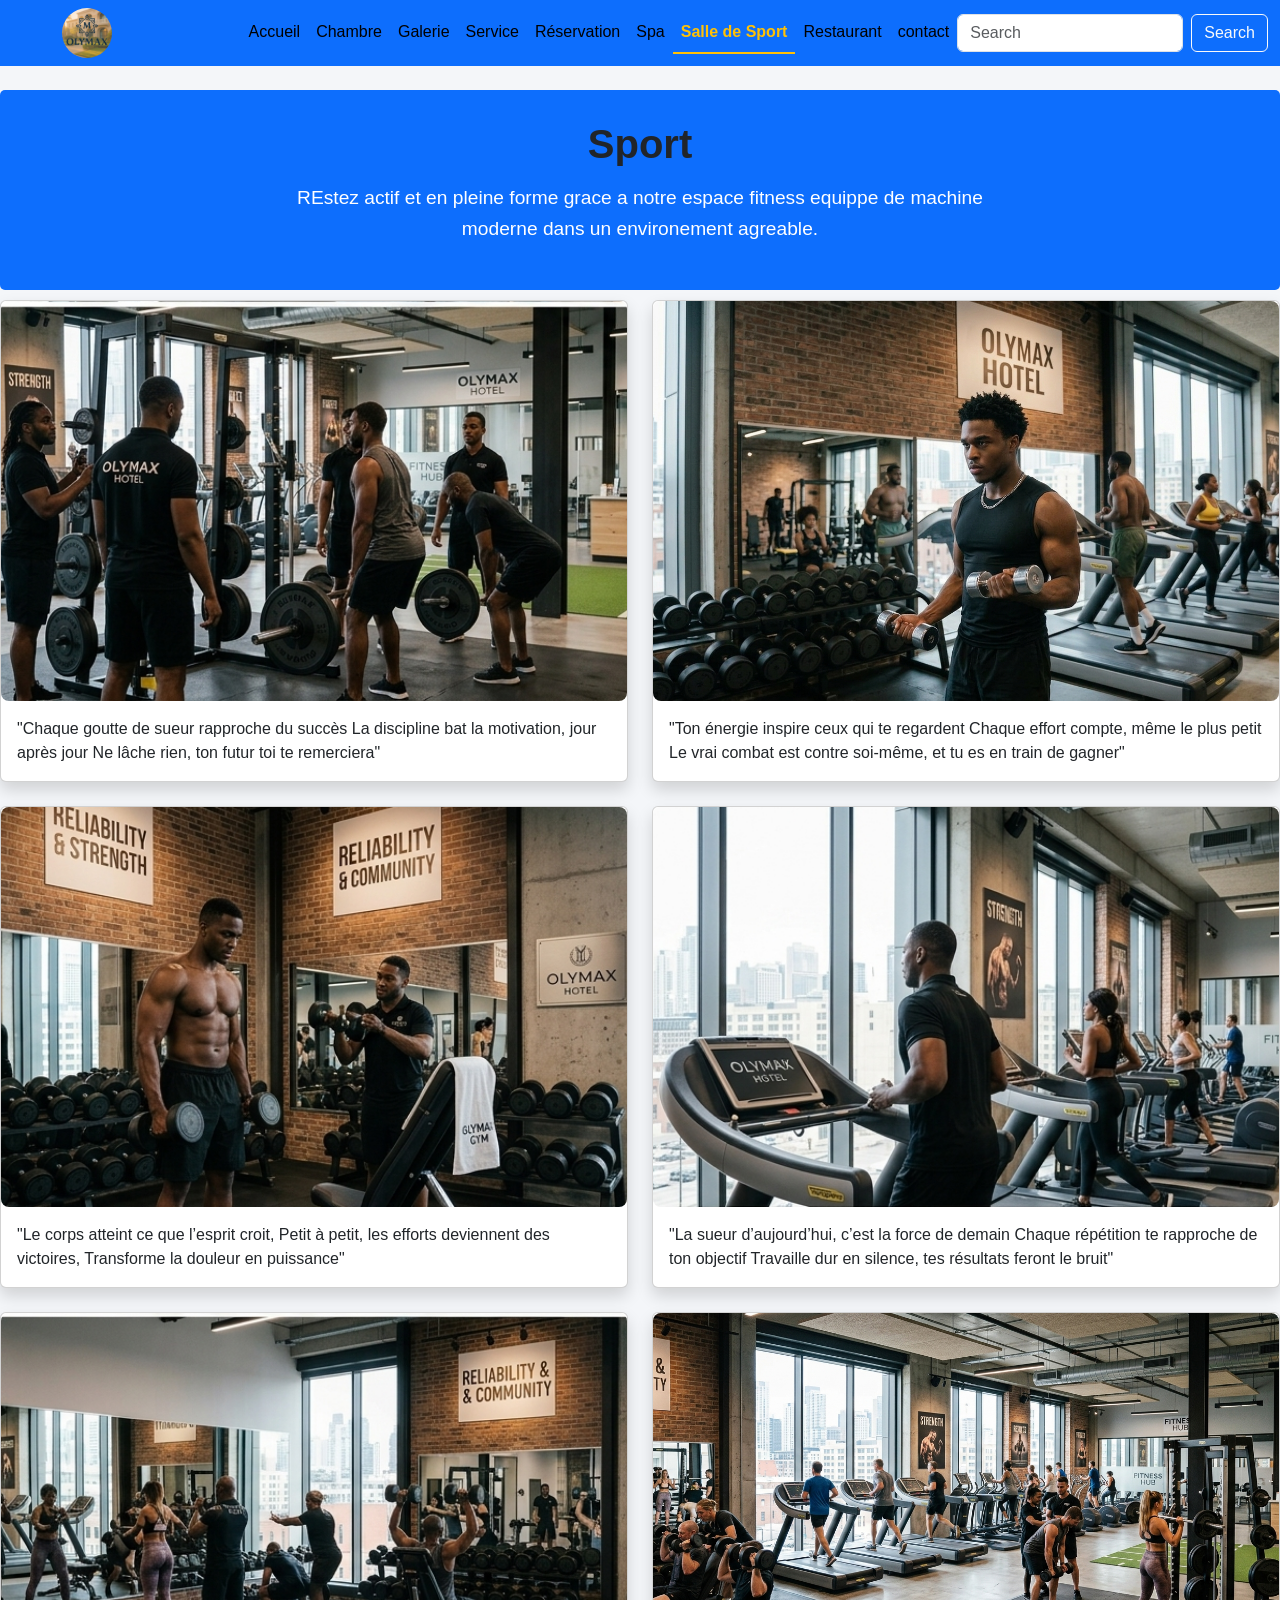
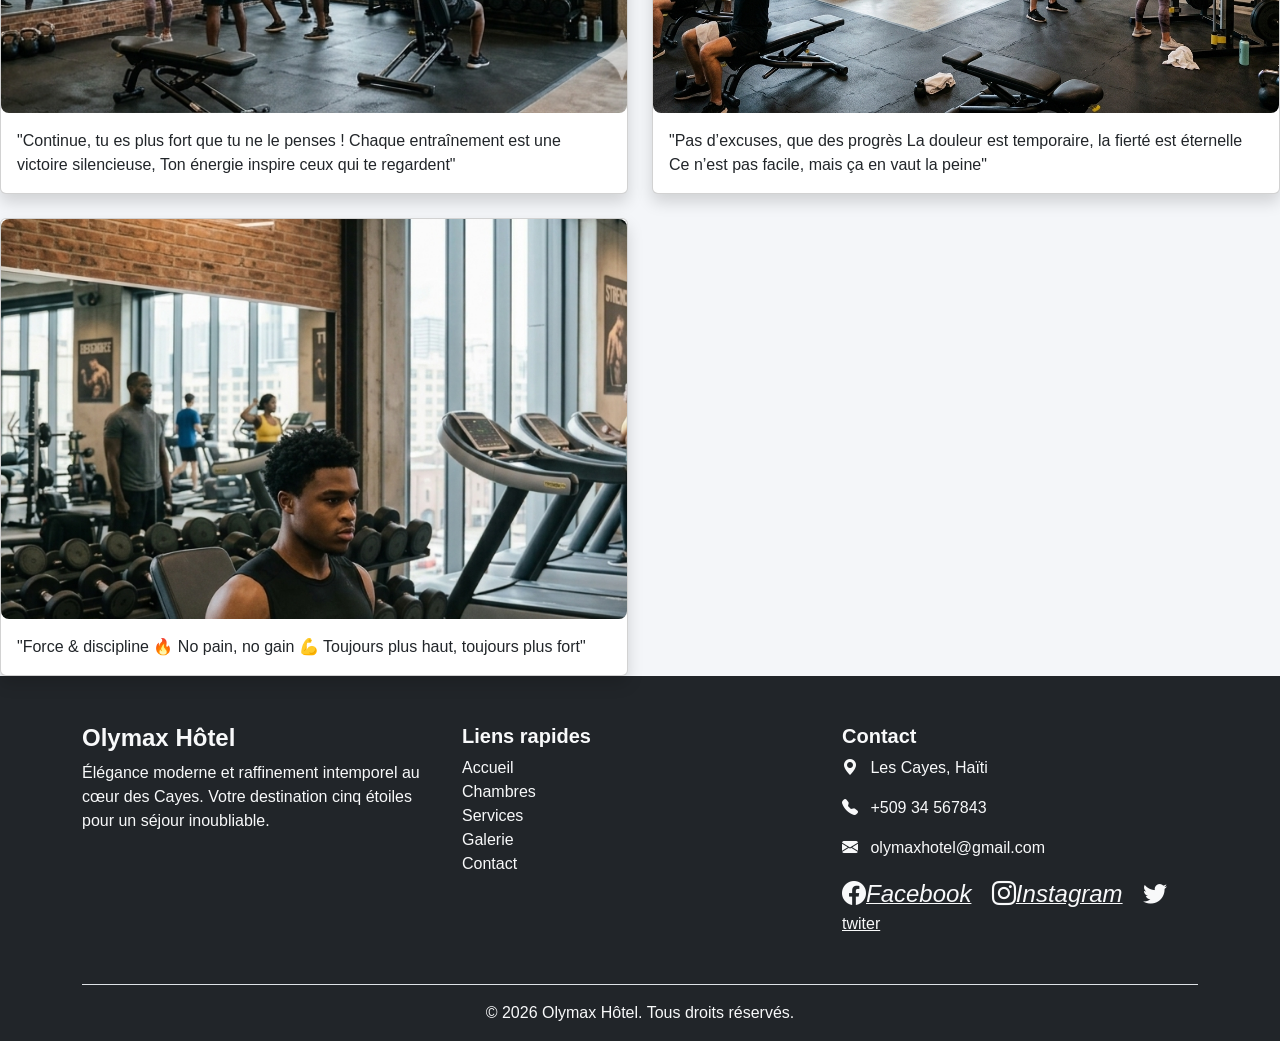
<file: sport.html>
<!DOCTYPE html>
<html lang="en">
<head>
    <meta charset="UTF-8">
    <meta name="viewport" content="width=device-width, initial-scale=1.0">
    <link rel="stylesheet" href="css/bootstrap.min.css">
    <link rel="stylesheet" href="https://cdn.jsdelivr.net/npm/bootstrap-icons@1.11.3/font/bootstrap-icons.css">
<link rel="stylesheet" href="css/max.css">
    <title>Olymax hotel</title>
    <link rel="icon" href="image/Logo complexe Olymax.png" type="image/x-icon">
</head>
<body  class="overflow-x-hidden">
  <section class="page-banner">
            <div class="banner-content">
                <h1>Sport</h1>
                <p>REstez actif et en pleine forme grace a notre espace fitness equippe de machine moderne dans un environement agreable.</p>
            </div>
        </section>
  <nav class="navbar navbar-expand-lg bg-primary fixed-top">
  <div class="container-fluid">

    
<img src="image/Logo complexe Olymax.png" alt="logo Olymax" height="50px" width="50px">

    <button class="navbar-toggler" type="button" data-bs-toggle="collapse"
      data-bs-target="#navbarSupportedContent" aria-controls="navbarSupportedContent"
      aria-expanded="false" aria-label="Toggle navigation">
      <span class="navbar-toggler-icon"></span>
    </button>

    <div class="collapse navbar-collapse" id="navbarSupportedContent">
      <ul class="navbar-nav ms-auto mb-2 mb-lg-0">
        <li class="nav-item">
          <a class="nav-link " aria-current="page" href="index.html">Accueil</a>
        </li>
        <li class="nav-item">
          <a class="nav-link" href="chambre.html">Chambre</a>
        </li>
        <li class="nav-item">
          <a class="nav-link" href="galerie.html">Galerie</a>
        </li>
        <li class="nav-item">
          <a class="nav-link" href="service.html">Service</a>
        </li>
        <li class="nav-item">
          <a class="nav-link" href="reservation.html">Réservation</a>
        </li>
        <li class="nav-item">
          <a class="nav-link" href="spa.html">Spa</a>
        </li>
        <li class="nav-item">
          <a class="nav-link active" href="sport.html">Salle de Sport</a>
        </li>
        <li class="nav-item">
          <a class="nav-link" href="restaurant.html">Restaurant</a>
        </li>
        <li class="nav-item">
          <a class="nav-link" href="contact.html">contact</a>
        </li>
      </ul>

      <form class="d-flex" role="search">
        <input class="form-control me-2" type="search" placeholder="Search" aria-label="Search">
        <button class="btn btn-outline-light" type="submit">Search</button>
      </form>
    </div>
  </div>
</nav>
<main>
<section class="spa">
    <div class="row g-4">
      <div class="col-sm-6 col-md-6 col-lg-6">
                        <div class="card shadow h-100">
                            <img src="image/sal spo2.png" class="card-img-top" alt="Chambre Standard"
                             data-bs-toggle="modal" data-bs-target="#imgModal1"
                             class="img-fluid rounded shadow-sm">
                            <div class="card-body">
                        
                                <p class="card-text">
                                    "Chaque goutte de sueur rapproche du succès
                                    La discipline bat la motivation, jour après jour
                                     Ne lâche rien, ton futur toi te remerciera"
                                </p>
                            </div>
                        </div>
                        <div class="modal fade" id="imgModal1" tabindex="-1">
            <div class="modal-dialog modal-lg modal-dialog-centered">
              <div class="modal-content">
                <img src="image/sal spo2.png" class="img-fluid" alt="Sport Olymax">
              </div>
            </div>
          </div>
                    </div>
<div class="col-sm-6 col-md-6 col-lg-6">
                        <div class="card shadow h-100">
                            <img src="image/sal spo10.png" class="card-img-top" alt="spa"
                             data-bs-toggle="modal" data-bs-target="#imgModal2"
                             class="img-fluid rounded shadow-sm">
                            <div class="card-body">
                                <p class="card-text">
                                 "Ton énergie inspire ceux qui te regardent
                                 Chaque effort compte, même le plus petit
                                 Le vrai combat est contre soi-même, et tu es en train de gagner"
                                </p> 
                            </div>
                        </div>
                        <div class="modal fade" id="imgModal2" tabindex="-1">
            <div class="modal-dialog modal-lg modal-dialog-centered">
              <div class="modal-content">
                <img src="image/sal spo10.png" class="img-fluid" alt="Sport Olymax">
              </div>
            </div>
          </div>
                    </div> 
                    
       <div class="col-sm-6 col-md-6 col-lg-6">
                        <div class="card shadow h-100">
                            <img src="image/sal spo1.png" class="card-img-top" alt="Spa"
                             data-bs-toggle="modal" data-bs-target="#imgModal3"
                             class="img-fluid rounded shadow-sm">
                            <div class="card-body">
                                <p class="card-text">
                                    "Le corps atteint ce que l’esprit croit,
                                     Petit à petit, les efforts deviennent des victoires,
                                     Transforme la douleur en puissance"
                                </p>
                            </div>
                        </div>
                        <div class="modal fade" id="imgModal3" tabindex="-1">
            <div class="modal-dialog modal-lg modal-dialog-centered">
              <div class="modal-content">
                <img src="image/sal spo1.png" class="img-fluid" alt="Sport Olymax">
              </div>
            </div>
          </div>
                    </div>     
    <div class="col-sm-6 col-md-6 col-lg-6">
                        <div class="card shadow h-100">
                            <img src="image/sal spo.png" class="card-img-top" alt="Spa"
                             data-bs-toggle="modal" data-bs-target="#imgModal4"
                             class="img-fluid rounded shadow-sm">
                            <div class="card-body">
                                <p class="card-text">
                                "La sueur d’aujourd’hui, c’est la force de demain
                                  Chaque répétition te rapproche de ton objectif
                                  Travaille dur en silence, tes résultats feront le bruit"
                                </p> 
                            </div>
                        </div>
                        <div class="modal fade" id="imgModal4" tabindex="-1">
            <div class="modal-dialog modal-lg modal-dialog-centered">
              <div class="modal-content">
                <img src="image/sal spo.png" class="img-fluid" alt="Sport Olymax">
              </div>
            </div>
          </div>
                    </div>
       <div class="col-sm-6 col-md-6 col-lg-6">
                        <div class="card shadow h-100">
                            <img src="image/sal spo3.png" class="card-img-top" alt="Spa"
                             data-bs-toggle="modal" data-bs-target="#imgModal5"
                             class="img-fluid rounded shadow-sm">
                            <div class="card-body">
                                <p class="card-text">
                                   "Continue, tu es plus fort que tu ne le penses !
                                    Chaque entraînement est une victoire silencieuse,
                                    Ton énergie inspire ceux qui te regardent"
                                </p>
                            </div>
                        </div>
                        <div class="modal fade" id="imgModal5" tabindex="-1">
            <div class="modal-dialog modal-lg modal-dialog-centered">
              <div class="modal-content">
                <img src="image/sal spo3.png" class="img-fluid" alt="Sport Olymax">
              </div>
            </div>
          </div>
                    </div>               
    <div class="col-sm-6 col-md-6 col-lg-6">
                        <div class="card shadow h-100">
                            <img src="image/sal spo5.png" class="card-img-top" alt="salle de sport"
                             data-bs-toggle="modal" data-bs-target="#imgModal6"
                             class="img-fluid rounded shadow-sm">
                            <div class="card-body">
                               <p class="card-text">
                                  "Pas d’excuses, que des progrès
                                     La douleur est temporaire, la fierté est éternelle
                                     Ce n’est pas facile, mais ça en vaut la peine"
                                </p>
                            </div>
                        </div>
                        <div class="modal fade" id="imgModal6" tabindex="-1">
            <div class="modal-dialog modal-lg modal-dialog-centered">
              <div class="modal-content">
                <img src="image/sal spo5.png" class="img-fluid" alt="Sport Olymax">
              </div>
            </div>
          </div>
                    </div>
                    <div class="col-sm-6 col-md-6 col-lg-6">
                        <div class="card shadow h-100">
                            <img src="image/sal spo11.png" class="card-img-top" alt="spa"
                             data-bs-toggle="modal" data-bs-target="#imgModal7"
                             class="img-fluid rounded shadow-sm">
                            <div class="card-body">
                                <p class="card-text">
                                 "Force & discipline 🔥
                                    No pain, no gain 💪
                                    Toujours plus haut, toujours plus fort"
                                </p>
                            </div>
                        </div>
                        <div class="modal fade" id="imgModal7" tabindex="-1">
            <div class="modal-dialog modal-lg modal-dialog-centered">
              <div class="modal-content">
                <img src="image/sal spo11.png" class="img-fluid" alt="Sport Olymax">
              </div>
            </div>
          </div>
                    </div>                         
                    
    
    </div>
    
  </section>
</main>
</body>

<footer class="bg-dark text-light pt-5 pb-3">
  <div class="container">
    <div class="row">
      
      <!-- Colonne 1 : Branding -->
      <div class="col-md-4 mb-4">
        <h4 class="fw-bold">Olymax Hôtel</h4>
        <p>
          Élégance moderne et raffinement intemporel au cœur des Cayes.
          Votre destination cinq étoiles pour un séjour inoubliable.
        </p>
      </div>
      
      <!-- Colonne 2 : Liens rapides -->
      <div class="col-md-4 mb-4">
        <h5 class="fw-bold">Liens rapides</h5>
        <ul class="list-unstyled">
          <li><a href="index.html" class="text-light text-decoration-none">Accueil</a></li>
          <li><a href="chambre.html" class="text-light text-decoration-none">Chambres</a></li>
          <li><a href="service.html" class="text-light text-decoration-none">Services</a></li>
          <li><a href="galerie.html" class="text-light text-decoration-none">Galerie</a></li>
          <li><a href="contact.html" class="text-light text-decoration-none">Contact</a></li>
        </ul>
      </div>
      
      <!-- Colonne 3 : Contact -->
      <div class="col-md-4 mb-4">
        <h5 class="fw-bold">Contact</h5>
        <p><i class="bi bi-geo-alt-fill me-2"></i> Les Cayes, Haïti</p>
        <p><i class="bi bi-telephone-fill me-2"></i> +509 34 567843</p>
        <p><i class="bi bi-envelope-fill me-2"></i> olymaxhotel@gmail.com</p>

        
        <!-- Réseaux sociaux -->
        <div class="mt-3">
          <a href="#" class="text-light me-3"><i class="bi bi-facebook fs-4">Facebook</i></a>
          <a href="#" class="text-light me-3"><i class="bi bi-instagram fs-4">Instagram</i></a>
          <a href="#" class="text-light"><i class="bi bi-twitter fs-4"></i>twiter</a>
        </div>
      </div>
      
    </div>
    
    <!-- Ligne du bas -->
    <div class="text-center mt-4 border-top pt-3">
      <p class="mb-0">&copy; 2026 Olymax Hôtel. Tous droits réservés.</p>
    </div>
  </div>
</footer>
<script src="js/bootstrap.bundle.min.js"></script>

</html>
</file>
<file: css/max.css>
/* Active le mode vertical */
.carousel-vertical .carousel-inner {
  display: flex;
  flex-direction: column;
  height: 400px; /* hauteur du carousel */
  overflow: hidden;
}

.carousel-vertical .carousel-item {
  transition: transform 0.4s ease-in-out;
  flex: 0 0 100%;
}



.navbar .nav-link.active {
  font-weight: bold;       /* texte en gras */
  color: #ffc107 !important; /* couleur jaune (Bootstrap warning) */
  border-bottom: 2px solid #ffc107; /* soulignement */
}

/* Animation verticale */
.carousel-vertical .carousel-item-next.carousel-item-start,
.carousel-vertical .carousel-item-prev.carousel-item-end {
  transform: translateY(1.5);
}

.carousel-vertical .active.carousel-item-start {
  transform: translateY(-100%);
}

.carousel-vertical .active.carousel-item-end {
  transform: translateY(100%);
}

#galerie img {
  
  height: 300px;       /* ajuste selon ton design */
  width: 100%;         /* occupe toute la largeur de la colonne */
  border-radius: 8px;  /* arrondit légèrement les coins */

  
  object-fit: cover;
  transition: transform 0.3s ease, box-shadow 0.3s ease;
}
#galerie img:hover {
  transform: scale(1.05);
  box-shadow: 0 8px 20px rgba(0,0,0,0.3);
}

#restaurant img {
  
  height: 400px;       /* ajuste selon ton design */
  width: 100%;         /* occupe toute la largeur de la colonne */
  border-radius: 8px;  /* arrondit légèrement les coins */

  
  object-fit: cover;
  transition: transform 0.3s ease, box-shadow 0.3s ease;
}

#restaurant img:hover {
  transform: scale(1.05);
  box-shadow: 0 8px 20px rgba(0,0,0,0.3);
}

.spa img {
  
  height: 400px;       /* ajuste selon ton design */
  width: 100%;         /* occupe toute la largeur de la colonne */
  border-radius: 8px;  /* arrondit légèrement les coins */

  
  object-fit: cover;
  transition: transform 0.3s ease, box-shadow 0.3s ease;
}

.spa img:hover {
  transform: scale(1.05);
  box-shadow: 0 8px 20px rgba(0,0,0,0.3);
}

 #card {
  
  height: 200px;       /* ajuste selon ton design */
  width: 100%;         /* occupe toute la largeur de la colonne */
  border-radius: 8px;  /* arrondit légèrement les coins */

  
  object-fit: cover;
  transition: transform 0.3s ease, box-shadow 0.3s ease;
}

.navbar a:hover {
background-color: yellow;
border-radius: 5px;
padding: 0%;

}
.navbar a:active{
  background-color: yellow;
  padding: 2px;
}




 
.navbar ul li a{
  color: black;
}

.navbar .container-fluid {
  float: right;
  
}

.page-banner {
  background-color: #0d6efd;   /* bleu Bootstrap (bg-primary) */
  color: #fff;                 /* texte blanc */
  height: 200px;               /* hauteur fixe */
  display: flex;               /* active flexbox */
  justify-content: center;     /* centre horizontalement */
  align-items: center;         /* centre verticalement */
  text-align: center;          /* centre le texte */
  overflow-x: hidden;          /* empêche le scroll horizontal */
  margin-bottom: 10px;        
  margin-top: 10px;
  padding: 1px;
  border-radius: 5px;
  box-shadow: 3px cadetblue;
}

.page-banner .banner-content {
  max-width: 800px;            /* limite la largeur du texte */
  padding: 0 20px;             /* espace intérieur */
}

.page-banner h1 {
  font-size: 2.5rem;
  font-weight: bold;
  margin-bottom: 15px;
}

.page-banner p {
  font-size: 1.2rem;
  line-height: 1.6;
}

.page-banner h1{
  color: #212529;
}

/* Style global */
body {
  font-family: 'Segoe UI', Arial, sans-serif;
  background: #f4f6f9;
  margin: 0;
  padding-top: 80px; /* espace pour la navbar fixe */
  color: #333;
}

/* Titre principal */
h1 {
  font-weight: bold;
  color: #28a745;
  margin-bottom: 30px;
  animation: fadeInDown 1s ease;
}


/* Boutons principaux */
.btn {
  transition: transform 0.2s ease, box-shadow 0.3s ease;  
}

.btn:hover {
  transform: translateY(-2px);
  box-shadow: 0 4px 12px rgba(0,0,0,0.2);
  
}

/* Tableau du panier */
.table {
  margin-top: 20px;
  border-radius: 10px;
  overflow: hidden;
  animation: fadeInUp 1s ease;
}

.table th {
  background: #343a40 !important;
  color: white;
}

.table td {
  vertical-align: middle;
}

/* Ligne du tableau avec effet hover */
.table tbody tr:hover {
  background-color: #e9f7ef;
  transition: background-color 0.3s ease;
}

/* Total général */
#cart-total {
  color: #28a745;
  font-size: 1.2rem;
  animation: pulse 2s infinite;
  

}
.navbar img{border-radius: 25px;
margin-left: 50px;}

/* Effet au survol du titre */
.page-banner h1:hover {
  color: rgb(244, 250, 249);        /* Doré au survol */
  cursor: pointer;
}
 .banner-content h1:hover{
  color: rgb(244, 250, 249);        /* Doré au survol */
  cursor: pointer;
}

/* Footer */
footer {
  margin-top: auto;
  background: #212529;
  color: white;
  padding:auto;
}

footer a {
  transition: transform 0.3s ease;
}

footer a:hover {
  transform: scale(1.2);
}

/* Animations */
@keyframes fadeInDown {
  from { opacity: 0; transform: translateY(-20px); }
  to { opacity: 1; transform: translateY(0); }
}

@keyframes fadeInUp {
  from { opacity: 0; transform: translateY(20px); }
  to { opacity: 1; transform: translateY(0); }
}

@keyframes pulse {
  0% { transform: scale(1); }
  50% { transform: scale(1.05); }
  100% { transform: scale(1); }
}
</file>
